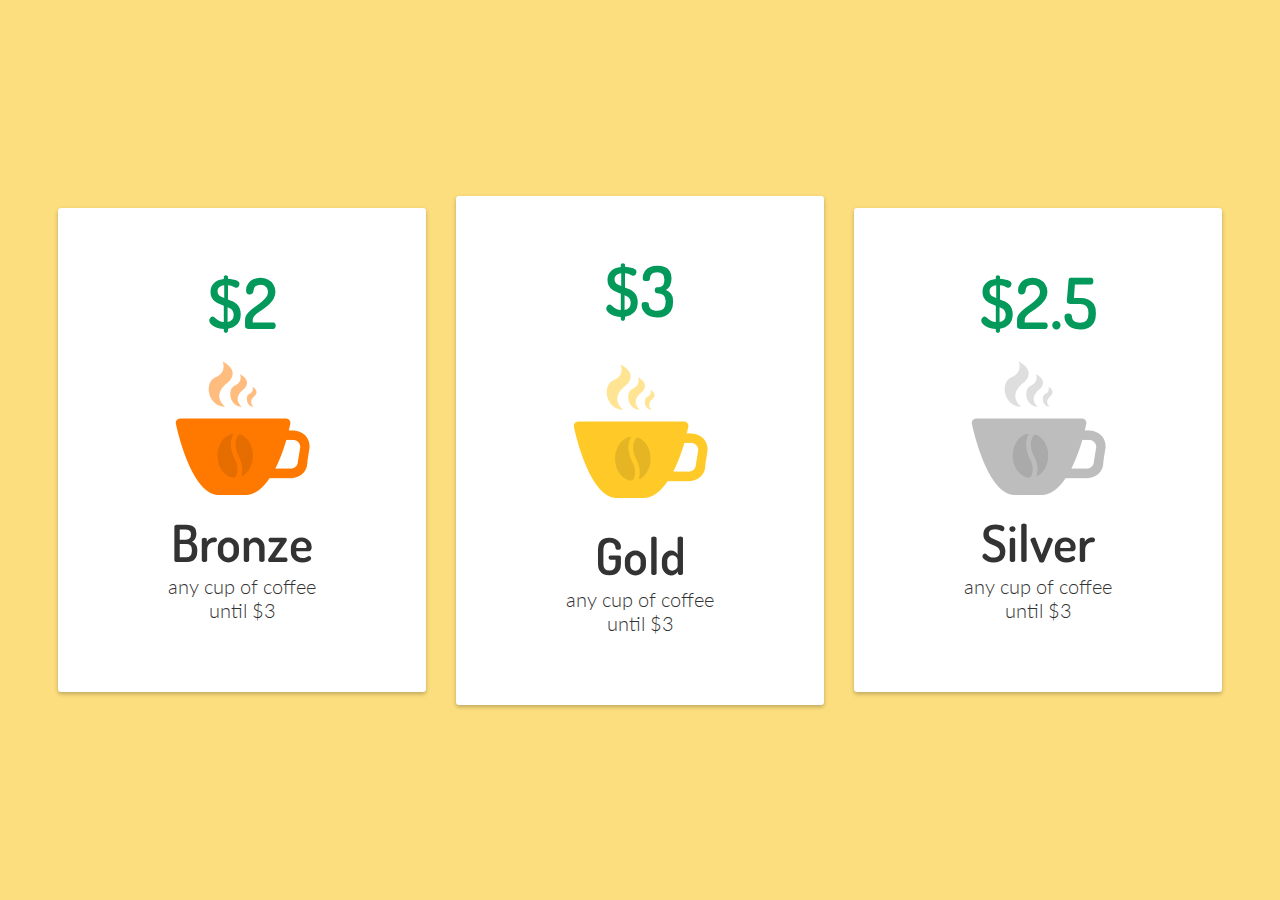
<file: hw1(coffee)/index.html>
<!DOCTYPE html>
<html lang="en">
  <head>
    <meta charset="UTF-8" />
    <title>Coffee</title>
    <link rel="stylesheet" href="styles.css" ></link>
  </head>
  <body>
    <ul>
      <li class="card">
        <p class="card__price">$2</p>
        <img src="img/BronzeCup.jpg" alt="BronzeCup" class="card__img" />
        <h2 class="card__name">Bronze</h2>
        <p class="card__text">any cup of coffee until $3</p>
      </li>
      <li class="card card--extraSize">
        <p class="card__price">$3</p>
        <img src="img/GoldCup.jpg" alt="GoldCup" class="card__img" />
        <h2 class="card__name">Gold</h2>
        <p class="card__text">any cup of coffee until $3</p>
      </li>
      <li class="card">
        <p class="card__price">$2.5</p>
        <img src="img/SilverCup.jpg" alt="SilverCup" class="card__img" />
        <h2 class="card__name">Silver</h2>
        <p class="card__text">any cup of coffee until $3</p>
      </li>
    </ul>
  </body>
</html>
</file>
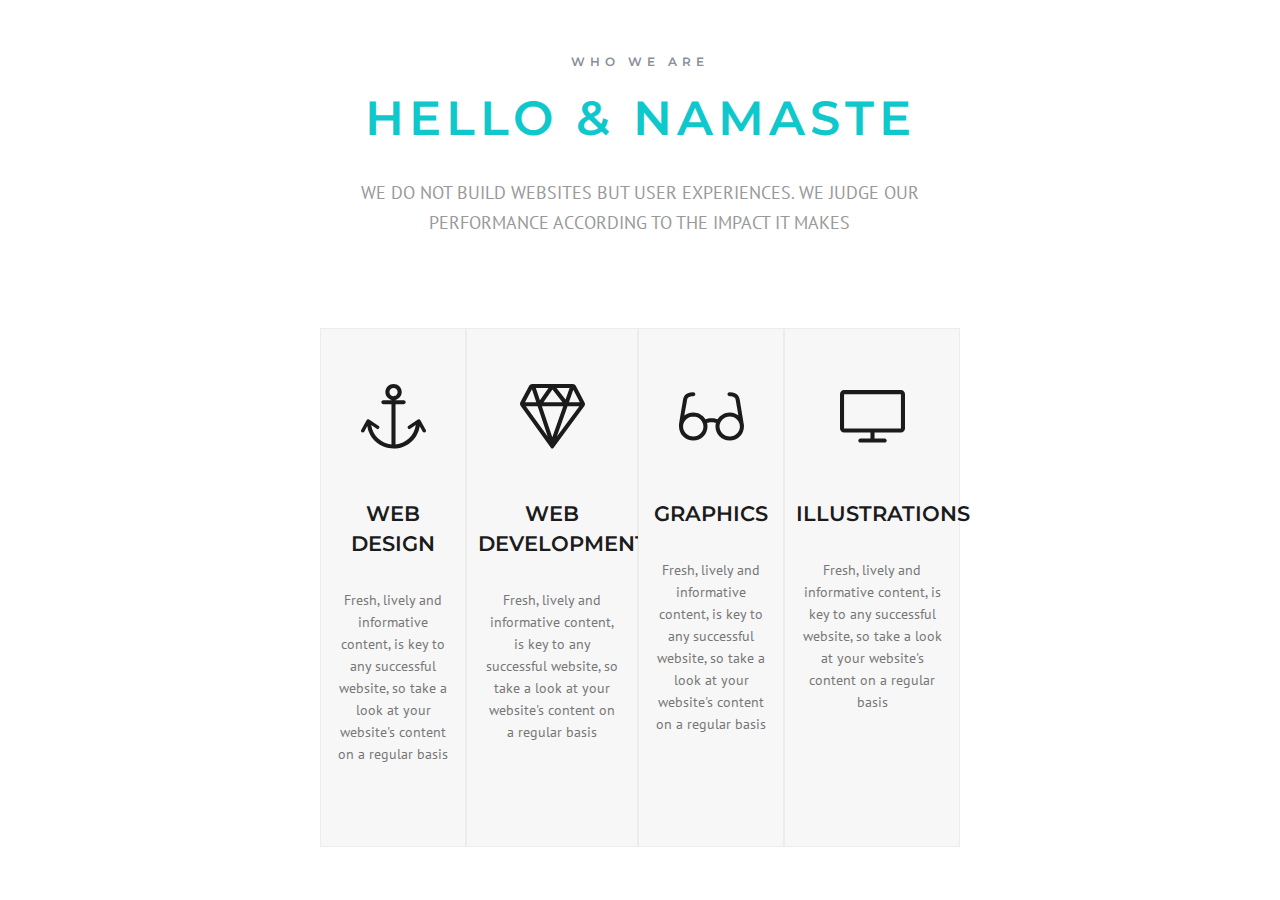
<file: hw2(namaste)/index.html>
<!DOCTYPE html>
<html lang="en">
    <head>
        <meta charset="UTF-8">
        <title>Namaste</title>
        <link rel="stylesheet" href="css/styles.css">
    </head>
    <body>
        <div class="content">
            <div class="header">
                <p class="header__question">who we are</p>
                <h1 class="header__name">Hello & Namaste</h1>
                <p class="header__text">We do not build websites but user experiences. We judge our performance according to the impact it makes</p>
            </div>
            <ul>
                <li class="card">
                    <svg width="64" height="64" viewBox="0 0 64 64" fill="none" class="card__img" xmlns="http://www.w3.org/2000/svg">
                        <path d="M31.999 63.6025C18.9975 63.6025 8.01606 54.1364 6.17699 41.4761L3.18949 46.9699C2.7837 47.6608 1.94812 48.0538 1.26846 47.6222L0.698745 47.4103C0.36995 47.1975 0.135509 46.8684 0.0432076 46.4902C-0.0490935 46.1121 0.00769388 45.7133 0.201995 45.3752L5.34141 36.0151C5.34841 36.0032 5.34741 35.9893 5.3544 35.9775L5.72222 35.3509C5.92612 35.0044 6.24895 34.7797 6.60777 34.6956C6.96459 34.6085 7.3574 34.6619 7.69523 34.8787L8.31092 35.2707C8.32291 35.2776 8.32891 35.2885 8.3409 35.2974L17.4363 41.3801C18.116 41.8117 18.3379 42.7214 17.9331 43.4143L17.5233 43.8607C17.1175 44.5526 16.194 44.5803 15.5143 44.1478L10.077 40.4853C11.3644 50.7581 19.7412 58.6393 30 59.554V19.8596H22.005C21.4749 19.8596 20.9664 19.651 20.5915 19.2797C20.2166 18.9084 20.006 18.4049 20.006 17.8798C20.006 17.3548 20.2166 16.8512 20.5915 16.48C20.9664 16.1087 21.4749 15.9001 22.005 15.9001H30.079C30.095 15.8457 30.1129 15.7912 30.1339 15.7388C28.3776 15.3169 26.8153 14.3227 25.698 12.9158C24.5807 11.509 23.9732 9.77111 23.973 7.98124C23.9729 6.93309 24.1813 5.89519 24.5862 4.9268C24.9912 3.95841 25.5848 3.07851 26.3332 2.33736C27.0815 1.59621 27.97 1.00832 28.9478 0.607271C29.9256 0.206222 30.9736 -0.000129958 32.032 6.14038e-08C33.0903 5.33412e-08 34.1382 0.206448 35.1159 0.607555C36.0936 1.00866 36.9819 1.59657 37.7302 2.33771C38.4784 3.07885 39.072 3.95871 39.4768 4.92703C39.8817 5.89535 40.0901 6.93318 40.0899 7.98124C40.0899 11.7625 37.4353 14.9301 33.8701 15.7536C33.8881 15.8011 33.905 15.8496 33.919 15.9001H41.995C42.5251 15.9001 43.0336 16.1087 43.4085 16.48C43.7834 16.8512 43.994 17.3548 43.994 17.8798C43.994 18.4049 43.7834 18.9084 43.4085 19.2797C43.0336 19.651 42.5251 19.8596 41.995 19.8596H33.998V59.553C44.2588 58.6393 52.6426 50.7531 53.928 40.4813L48.4847 44.1468C47.8051 44.5793 46.8815 44.5516 46.4757 43.8597L46.0669 43.4133C45.8729 43.0753 45.8163 42.6767 45.9086 42.2988C46.0009 41.9209 46.2351 41.592 46.5637 41.3791L55.6591 35.2964C55.6711 35.2865 55.6771 35.2766 55.6891 35.2697L56.3048 34.8777C56.6426 34.6609 57.0354 34.6075 57.3912 34.6946C57.7511 34.7787 58.0739 35.0034 58.2778 35.3499L58.6456 35.9765C58.6526 35.9883 58.6506 36.0022 58.6586 36.0141L63.798 45.3742C63.9923 45.7123 64.0491 46.1111 63.9568 46.4893C63.8645 46.8674 63.6301 47.1965 63.3013 47.4094L62.7315 47.6212C62.0519 48.0528 61.2163 47.6608 60.8105 46.9679L57.827 41.4811C55.9839 54.1384 44.9935 63.6025 31.999 63.6025ZM32.032 3.95944C30.9553 3.96049 29.923 4.38455 29.1616 5.13856C28.4003 5.89256 27.9721 6.91492 27.971 7.98124C27.9724 9.0474 28.4007 10.0695 29.162 10.8233C29.9233 11.5771 30.9555 12.001 32.032 12.0021C33.1083 12.0007 34.1402 11.5767 34.9013 10.8229C35.6625 10.0692 36.0906 9.04723 36.0919 7.98124C36.0909 6.91509 35.6628 5.89289 34.9017 5.13891C34.1406 4.38493 33.1085 3.96075 32.032 3.95944C34.2709 3.95944 32.032 3.95944 32.032 3.95944Z" fill="#1B1B1B"/>
                    </svg>
                    <h3 class="card__header">web design</h3>
                    <p class="card__text">Fresh, lively and informative content, is key to any successful website, so take a look at your website's content on a regular basis</p>
                </li>
                <li class="card">
                    <svg width="64" height="64" viewBox="0 0 64 64" fill="none" class="card__img" xmlns="http://www.w3.org/2000/svg">
                        <path d="M15.601 3.97969L19.6135 15.9823L28.0316 3.97969H15.601ZM48.8373 3.97969H35.9605L44.8438 15.3309L48.8373 3.97969ZM58.909 17.8768L52.4806 5.67661L48.188 17.8768H58.909ZM4.94805 17.8768H16.0291L11.7716 5.14142L4.94805 17.8768ZM58.3678 21.8486H46.7905L36.2966 51.6714L58.3678 21.8486ZM21.5742 21.8486L31.795 52.4161L42.5499 21.8486H21.5742ZM5.80136 21.8486L27.3063 51.6039L17.3576 21.8486H5.80136ZM52.0074 0.00794349C53.1078 0.00794349 54.4253 0.799313 54.9355 1.76643L63.6817 18.3633C64.1919 19.3315 64.0759 20.8417 63.4257 21.7225L32.9204 62.9452C32.5953 63.383 32.1711 63.6025 31.748 63.6025C31.3198 63.6025 30.8916 63.3771 30.5695 62.9313L0.556427 21.4057C-0.0838092 20.517 -0.187848 19.0028 0.329343 18.0397L9.05257 1.76246C9.56876 0.797327 10.8912 0.00794349 11.9917 0.00794349H31.6839C31.7269 0.00397174 31.77 0.000992936 31.813 0C31.863 0 31.915 0.00297881 31.966 0.00794349H52.0074ZM31.955 5.33504L23.1588 17.8758H41.7677L31.955 5.33504Z" fill="#1B1B1B"/>
                    </svg>                        
                    <h3 class="card__header">Web Development</h3>
                    <p class="card__text">Fresh, lively and informative content, is key to any successful website, so take a look at your website's content on a regular basis</p>
                </li>
                <li class="card">
                    <svg width="64" height="48" viewBox="0 0 64 48" fill="none" class="card__img" xmlns="http://www.w3.org/2000/svg">
                        <path d="M0.00518822 32.4101C0.0650178 31.5495 3.10935 12.6999 3.6179 9.66182C3.66676 9.37162 3.70565 9.06056 3.74753 8.73459C4.14141 5.68161 4.87332 0 14.0611 0C14.5901 0 15.0973 0.209409 15.4713 0.58216C15.8454 0.954911 16.0555 1.46047 16.0555 1.98762C16.0555 2.51477 15.8454 3.02033 15.4713 3.39308C15.0973 3.76583 14.5901 3.97524 14.0611 3.97524C8.38133 3.97524 8.08218 6.29877 7.70426 9.24144C7.6544 9.61809 7.60853 9.97884 7.55169 10.3148C7.31437 11.7429 6.22048 17.4553 5.29612 23.0435C7.80666 21.0466 10.9229 19.9579 14.1349 19.9557C19.2424 19.9557 23.7077 22.6986 26.1298 26.7861C27.3483 26.2952 29.3217 25.7347 31.9781 25.7347C34.6764 25.7347 36.7086 26.2912 37.9092 26.7414C40.3991 22.6777 44.9412 19.9557 50.0307 19.9557C53.1937 19.9557 56.1104 21.0071 58.4477 22.7791C57.5363 17.2655 56.4823 11.712 56.249 10.3148C56.1918 9.95794 56.1413 9.6001 56.0974 9.24144C55.7195 6.29877 55.4193 3.97524 49.7405 3.97524C49.2116 3.97524 48.7043 3.76583 48.3303 3.39308C47.9563 3.02033 47.7462 2.51477 47.7462 1.98762C47.7462 1.46047 47.9563 0.954911 48.3303 0.58216C48.7043 0.209409 49.2116 0 49.7405 0C58.9293 0 59.6622 5.68161 60.0531 8.73559C60.096 9.06056 60.1349 9.37162 60.1828 9.66281C60.6913 12.6999 63.9341 31.6737 63.9949 32.5343C64.0109 32.7579 63.9889 32.9766 63.9351 33.1823C63.945 33.396 63.95 33.6116 63.95 33.8283C63.95 41.4906 57.7178 47.7019 50.0297 47.7019C42.3436 47.7019 35.9029 41.4896 35.9029 33.8283C35.9024 32.674 36.0501 31.5244 36.3427 30.4076C35.4781 30.1045 33.9694 29.7099 31.9781 29.7099C29.9389 29.7099 28.4651 30.1422 27.6435 30.4682C27.9172 31.5674 28.0552 32.6958 28.0543 33.8283C28.0543 41.4906 21.822 47.7019 14.1339 47.7019C6.44784 47.7019 0.00718254 41.4906 0.00718254 33.8283C0.00718254 33.5282 0.0171541 33.23 0.0370973 32.9339C0.00318527 32.7611 -0.00754502 32.5847 0.00518822 32.4091V32.4101ZM59.8188 32.8176C59.7898 32.4206 59.7549 32.024 59.7141 31.628C58.707 27.2254 54.7482 23.9309 50.0307 23.9309C50.0307 23.9309 55.527 23.9309 50.0307 23.9309C44.5343 23.9309 39.8916 28.4627 39.8916 33.8293C39.8916 39.1939 44.5343 43.7256 50.0307 43.7256C55.5071 43.7256 59.9614 39.2863 59.9614 33.8283C59.9614 33.6693 59.9574 33.5113 59.9504 33.3542C59.877 33.1839 59.8325 33.0025 59.8188 32.8176ZM14.1349 23.9309C8.63859 23.9309 3.99582 28.4627 3.99582 33.8293C3.99582 39.1939 8.63859 43.7256 14.1349 43.7256C19.6113 43.7256 24.0656 39.2863 24.0656 33.8283C24.0656 28.3703 19.6113 23.9309 14.1339 23.9309C14.1339 23.9309 19.6313 23.9309 14.1339 23.9309H14.1349Z" fill="#1B1B1B"/>
                    </svg>
                    <h3 class="card__header">Graphics</h3>
                    <p class="card__text">Fresh, lively and informative content, is key to any successful website, so take a look at your website's content on a regular basis</p>
                </li>
                <li class="card">
                    <svg width="64" height="52" viewBox="0 0 64 52" fill="none" class="card__img" xmlns="http://www.w3.org/2000/svg">
                        <path d="M60 3.97332H4V37.7575H60V3.97332ZM60 0C62.2 0 64 1.78799 64 3.97332V37.7575C64 39.9428 62.2 41.7308 60 41.7308H34V47.7037H44C44.5304 47.7037 45.0391 47.913 45.4142 48.2856C45.7893 48.6581 46 49.1635 46 49.6904C46 50.2173 45.7893 50.7226 45.4142 51.0951C45.0391 51.4677 44.5304 51.677 44 51.677H20C19.4696 51.677 18.9609 51.4677 18.5858 51.0951C18.2107 50.7226 18 50.2173 18 49.6904C18 49.1635 18.2107 48.6581 18.5858 48.2856C18.9609 47.913 19.4696 47.7037 20 47.7037H30V41.7308H4C1.8 41.7308 0 39.9428 0 37.7575V3.97332C0 1.78799 1.8 0 4 0H60Z" fill="#1B1B1B"/>
                    </svg>
                    <h3 class="card__header">Illustrations</h3>
                    <p class="card__text">Fresh, lively and informative content, is key to any successful website, so take a look at your website's content on a regular basis</p>
                </li>
            </ul>
        </div>
    </body>
</html>
</file>
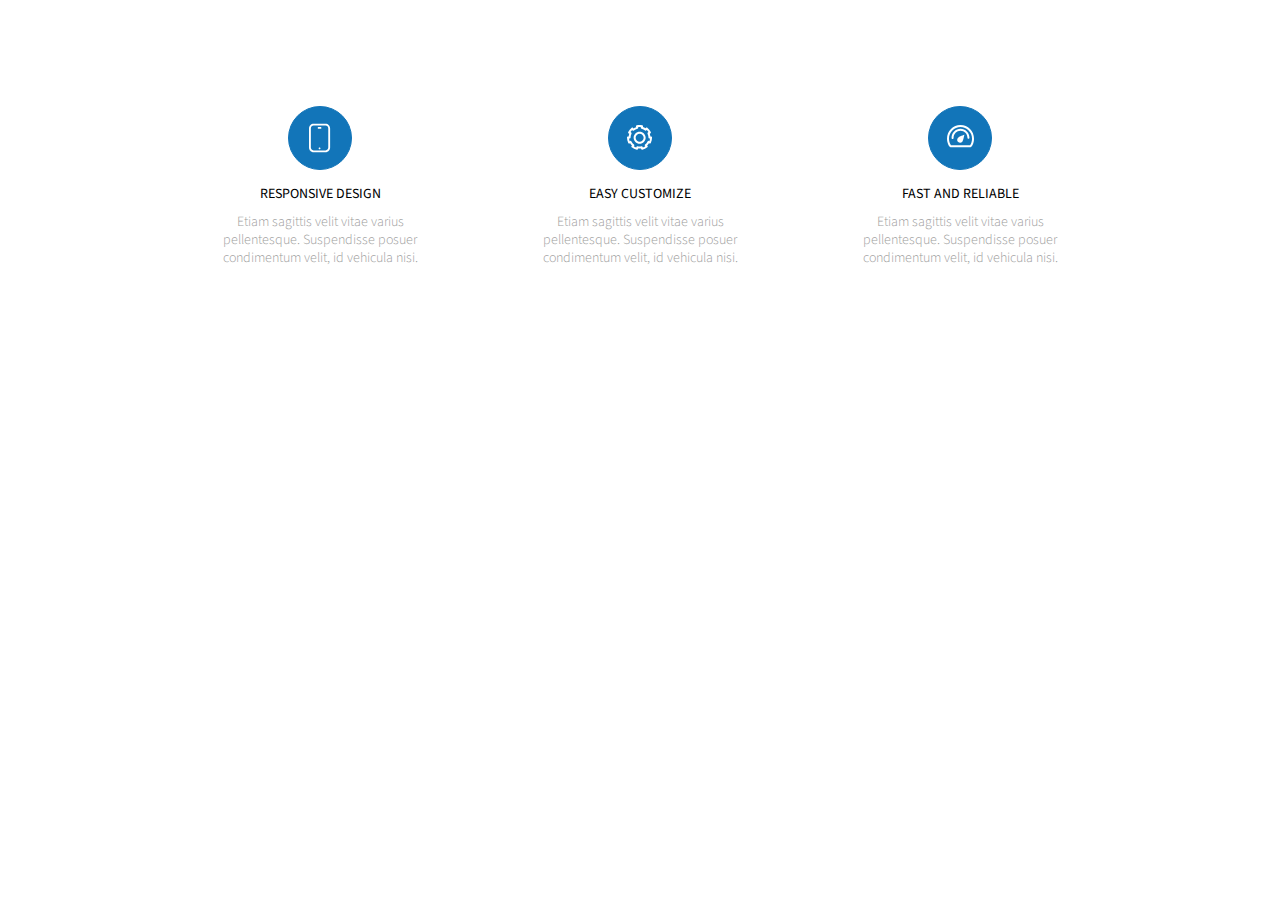
<file: hw3(services)/index.html>
<!DOCTYPE html>
<html lang="en">
    <head>
        <meta charset="UTF-8">
        <title>Namaste</title>
        <link rel="stylesheet" href="css/styles.css">
    </head>
    <body>
        <ul>
            <li class="item item--tablet">
                <div class="item__img">
                    <svg  width="23" height="30" viewBox="0 0 23 30" fill="none" xmlns="http://www.w3.org/2000/svg">
                        <path d="M17.31 29.99H4.78C2.14 29.99 0 27.76 0 25.03V4.95C0 2.22 2.14 0 4.78 0H17.31C19.94 0 22.08 2.22 22.08 4.95V25.03C22.08 27.76 19.94 29.99 17.31 29.99ZM4.78 2.01C3.21 2.01 1.94 3.33 1.94 4.95V25.03C1.94 26.65 3.21 27.98 4.78 27.98H17.31C18.87 27.98 20.14 26.65 20.14 25.03V4.95C20.14 3.33 18.87 2.01 17.31 2.01H4.78ZM11.04 26.83C10.51 26.83 10.07 26.38 10.07 25.82C10.07 25.27 10.51 24.82 11.04 24.82C11.57 24.82 12.01 25.27 12.01 25.82C12.01 26.38 11.57 26.83 11.04 26.83ZM12.01 5.44H10.07C9.54 5.44 9.11 4.99 9.11 4.44C9.11 3.88 9.54 3.43 10.07 3.43H12.01C12.54 3.43 12.98 3.88 12.98 4.44C12.98 4.99 12.54 5.44 12.01 5.44Z" fill="#1275B9"/>
                    </svg>
                </div>
                <p class="item__name">Responsive Design</p>
                <p class="item__text">Etiam sagittis velit vitae varius pellentesque. Suspendisse posuer condimentum velit, id vehicula nisi.</p>
            </li>
            <li class="item">
                <div class="item__img">
                    <svg width="26" height="25" viewBox="0 0 26 25" fill="none" xmlns="http://www.w3.org/2000/svg">
                        <path d="M12.65 18.8125C9.34 18.8125 6.64 16.1025 6.64 12.7825C6.64 9.46255 9.34 6.76255 12.65 6.76255C15.97 6.76255 18.66 9.46255 18.66 12.7825C18.66 16.1025 15.97 18.8125 12.65 18.8125ZM12.65 8.77255C10.44 8.77255 8.64 10.5725 8.64 12.7825C8.64 15.0025 10.44 16.8025 12.65 16.8025C14.86 16.8025 16.66 15.0025 16.66 12.7825C16.66 10.5725 14.86 8.77255 12.65 8.77255ZM9.98 24.8025C9.91 24.8025 9.83 24.7925 9.76 24.7725C7.94 24.3625 6.2 23.5325 4.73 22.3625C4.53 22.1925 4.39 21.9525 4.36 21.6825C4.33 21.4225 4.41 21.1625 4.57 20.9525L4.97 20.4525C4.27 19.7925 3.66 19.0225 3.16 18.1925L2.59 18.4725C2.1 18.7125 1.5 18.5025 1.25 18.0025C0.43 16.3025 0.01 14.4725 0 12.5625C0 12.3025 0.11 12.0425 0.3 11.8525C0.48 11.6625 0.74 11.5625 1 11.5625H1.63C1.71 10.5925 1.93 9.64255 2.27 8.73255L1.7 8.46255C1.46 8.34255 1.28 8.14255 1.19 7.88255C1.1 7.63255 1.12 7.36255 1.23 7.12255C2.04 5.43255 3.24 3.92255 4.69 2.75255C5.13 2.41255 5.76 2.47255 6.1 2.91255L6.5 3.40255C7.3 2.86255 8.18 2.44255 9.1 2.13255L8.96 1.52255C8.9 1.26255 8.94 0.982546 9.08 0.762546C9.23 0.532546 9.45 0.372546 9.71 0.312546C11.52 -0.0974543 13.46 -0.107454 15.28 0.302546C15.82 0.422546 16.16 0.952546 16.03 1.49255L15.9 2.11255C16.82 2.41255 17.7 2.83255 18.51 3.36255L18.9 2.87255C19.06 2.66255 19.31 2.52255 19.57 2.49255C19.83 2.46255 20.1 2.54255 20.31 2.70255C21.77 3.87255 22.98 5.37255 23.8 7.05255C23.91 7.29255 23.93 7.56255 23.84 7.82255C23.76 8.07255 23.57 8.27255 23.34 8.39255L22.77 8.67255C23.11 9.59255 23.34 10.5325 23.43 11.5025L24.04 11.4925C24.29 11.4825 24.57 11.6025 24.76 11.7825C24.95 11.9725 25.06 12.2325 25.06 12.5025C25.06 14.4425 24.64 16.2825 23.82 17.9825C23.7 18.2225 23.5 18.4125 23.25 18.4925C22.99 18.5825 22.72 18.5725 22.48 18.4525L21.91 18.1725C21.41 19.0025 20.8 19.7725 20.11 20.4425L20.5 20.9325C20.85 21.3625 20.78 22.0025 20.35 22.3425C18.88 23.5125 17.15 24.3525 15.33 24.7725C14.78 24.9025 14.25 24.5525 14.13 24.0125L13.99 23.4025C13.01 23.5425 12.07 23.5425 11.1 23.4025L10.96 24.0225C10.9 24.2825 10.74 24.5025 10.52 24.6425C10.35 24.7525 10.17 24.8025 9.98 24.8025ZM6.8 21.3725C7.55 21.8725 8.38 22.2625 9.23 22.5525L9.35 22.0325C9.41 21.7725 9.57 21.5425 9.79 21.4025C10.02 21.2625 10.29 21.2125 10.55 21.2725C11.89 21.5725 13.18 21.5725 14.53 21.2625C14.78 21.2025 15.06 21.2525 15.28 21.3925C15.51 21.5325 15.67 21.7625 15.73 22.0225L15.85 22.5425C16.7 22.2625 17.52 21.8625 18.28 21.3625L17.95 20.9425C17.6 20.5125 17.67 19.8825 18.11 19.5325C19.14 18.7025 20 17.6325 20.58 16.4225C20.82 15.9225 21.42 15.7125 21.92 15.9525L22.41 16.1925C22.72 15.3225 22.93 14.4325 23.01 13.5125L22.49 13.5225C22.22 13.4925 21.96 13.4225 21.77 13.2325C21.58 13.0425 21.47 12.7925 21.47 12.5225C21.47 11.1725 21.16 9.86255 20.56 8.63255C20.32 8.13255 20.53 7.53255 21.03 7.28255L21.51 7.05255C21.04 6.28255 20.47 5.57255 19.82 4.94255L19.48 5.36255C19.14 5.79255 18.51 5.87255 18.08 5.52255C17.02 4.68255 15.81 4.10255 14.49 3.80255C13.95 3.68255 13.61 3.15255 13.73 2.61255L13.85 2.08255C12.96 1.97255 12.04 1.98255 11.15 2.09255L11.27 2.62255C11.33 2.87255 11.28 3.15255 11.14 3.37255C11 3.60255 10.77 3.76255 10.52 3.82255C9.21 4.12255 7.98 4.72255 6.94 5.55255C6.51 5.90255 5.88 5.83255 5.53 5.40255L5.2 4.98255C4.55 5.61255 3.98 6.33255 3.52 7.10255L4 7.34255C4.5 7.58255 4.71 8.18255 4.47 8.68255C3.88 9.90255 3.59 11.2025 3.59 12.5425C3.59 13.0925 3.14 13.5625 2.59 13.5625H2.06C2.14 14.4725 2.35 15.3525 2.66 16.2025L3.15 15.9725C3.39 15.8525 3.66 15.8425 3.91 15.9225C4.16 16.0125 4.37 16.1925 4.49 16.4325C5.07 17.6425 5.93 18.7225 6.97 19.5525C7.18 19.7125 7.31 19.9525 7.34 20.2225C7.37 20.4825 7.29 20.7525 7.13 20.9625L6.8 21.3725Z" fill="#1275B9"/>
                    </svg>
                </div>
                <p class="item__name">Easy Customize</p>
                <p class="item__text">Etiam sagittis velit vitae varius pellentesque. Suspendisse posuer condimentum velit, id vehicula nisi.</p>
            </li>
            <li class="item">
                <div class="item__img">
                    <svg width="28" height="23" viewBox="0 0 28 23" fill="none" xmlns="http://www.w3.org/2000/svg">
                        <path d="M17.36 9.75C17.36 9.75 16.38 15.46 15.34 16.69C14.29 17.93 12.44 18.08 11.21 17.03C9.98 15.97 9.84 14.11 10.88 12.88C11.93 11.64 17.36 9.75 17.36 9.75ZM23.56 22.26H3.46C3.15 22.26 2.86 22.12 2.67 21.87C0.97 19.65 0 16.66 0 13.69C0 6.14 6.06 0 13.51 0C20.97 0 27.03 6.13 27.03 13.66C27.03 16.66 26.05 19.65 24.35 21.87C24.16 22.12 23.87 22.26 23.56 22.26ZM3.97 20.25H23.05C24.31 18.42 25.03 16.05 25.03 13.66C25.03 7.24 19.86 2.01 13.51 2.01C7.16 2.01 2 7.25 2 13.69C2 16.06 2.71 18.42 3.97 20.25ZM5.58 13.9C5.02 13.9 4.57 13.45 4.57 12.89C4.57 7.88 8.58 3.81 13.51 3.81C18.44 3.81 22.45 7.87 22.45 12.86C22.45 13.42 22 13.87 21.45 13.87C20.9 13.87 20.45 13.42 20.45 12.86C20.45 8.98 17.34 5.82 13.51 5.82C9.69 5.82 6.58 9 6.58 12.89C6.58 13.45 6.13 13.9 5.58 13.9Z" fill="#1275B9"/>
                    </svg>
                </div>
                <p class="item__name">Fast and reliable</p>
                <p class="item__text">Etiam sagittis velit vitae varius pellentesque. Suspendisse posuer condimentum velit, id vehicula nisi.</p>
            </li>
        </ul>
    </body>
</html>
</file>
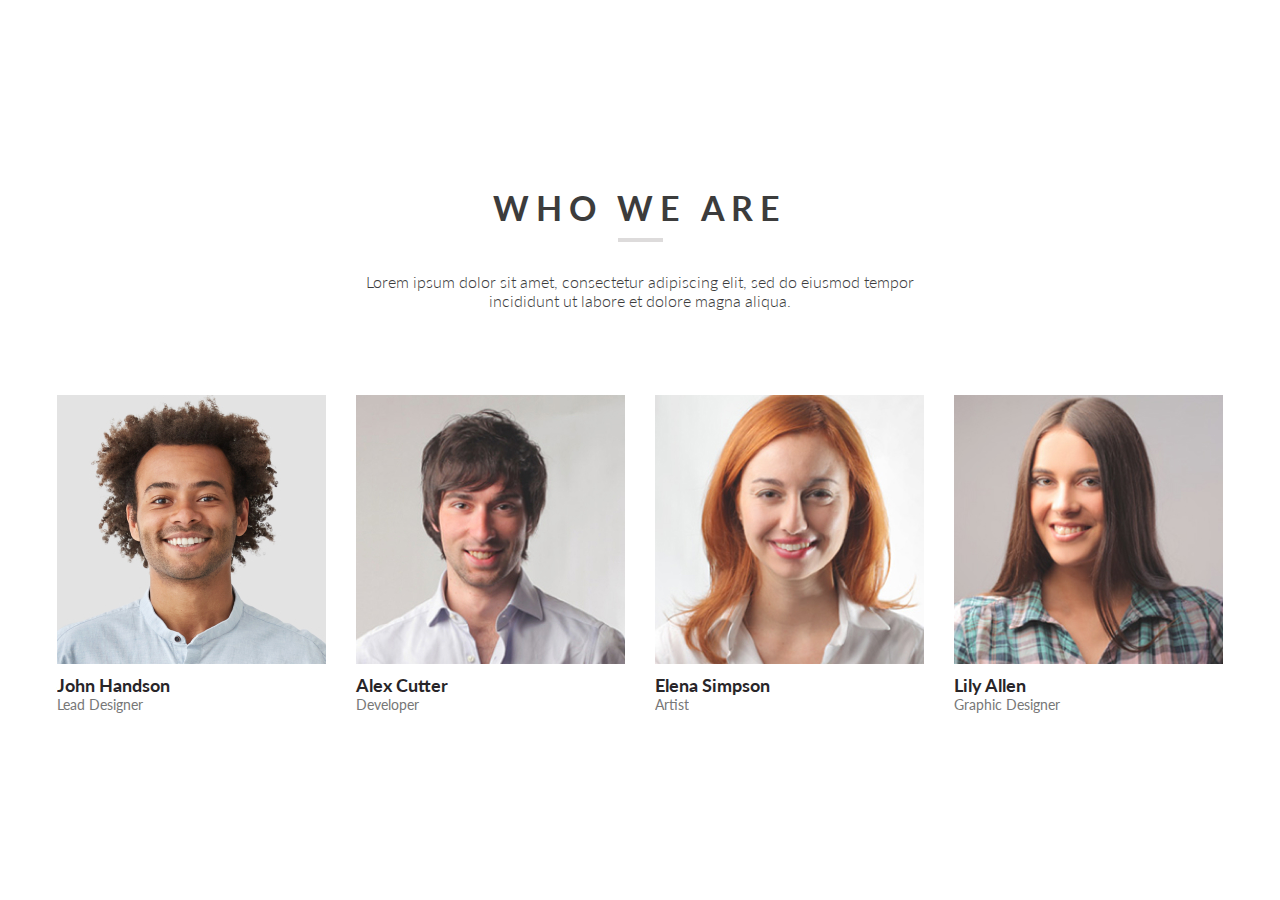
<file: hw4(whoweare)/index.html>
<!DOCTYPE html>
<html lang="en">
    <head>
        <meta charset="UTF-8">
        <title>Who we are</title>
        <link rel="stylesheet" href="css/styles.css">
    </head>
    <body>
        <div class="content">
            <div class="header">
                <h1 class="header__name">who we are</h1>
                <hr>
                <p class="header__text">Lorem ipsum dolor sit amet, consectetur adipiscing elit, sed do eiusmod tempor incididunt ut labore et dolore magna aliqua.</p>
            </div>
            <ul>
                <li class="card">
                    <div class="card__container">
                        <img src="img/photo-3.jpg" alt="Employee" class="card__container__img">
                        <div class="card__container__overlay">
                            <ul class="list">
                                <li class="list__social"><a href="https://twitter.com" target="_blank" class="list__social__link"><img src="img/twitter.png" alt="twitter" class="list__social__img"></a></li>
                                <li class="list__social"><a href="https://facebook.com" target="_blank" class="list__social__link"><img src="img/facebook.png" alt="facebook" class="list__social__img"></a></li>
                                <li class="list__social"><a href="https://google.com" target="_blank" class="list__social__link"><img src="img/google.png" alt="google" class="list__social__img"></a></li>
                            </ul>
                        </div>
                    </div>
                    <h3 class="card__header">John Handson</h3>
                    <p class="card__text">Lead Designer</p>
                </li>
                <li class="card">
                    <div class="card__container">
                        <img src="img/photo-2.jpg" alt="Employee" class="card__container__img">
                        <div class="card__container__overlay">
                            <ul class="list">
                                <li class="list__social"><a href="https://twitter.com" target="_blank" class="list__social__link"><img src="img/twitter.png" alt="twitter" class="list__social__img"></a></li>
                                <li class="list__social"><a href="https://facebook.com" target="_blank" class="list__social__link"><img src="img/facebook.png" alt="facebook" class="list__social__img"></a></li>
                                <li class="list__social"><a href="https://google.com" target="_blank" class="list__social__link"><img src="img/google.png" alt="google" class="list__social__img"></a></li>
                            </ul>
                        </div>
                    </div>                   
                    <h3 class="card__header">Alex Cutter</h3>
                    <p class="card__text">Developer</p>
                </li>
                <li class="card">
                    <div class="card__container">
                        <img src="img/photo-1.jpg" alt="Employee" class="card__container__img">
                        <div class="card__container__overlay">
                            <ul class="list">
                                <li class="list__social"><a href="https://twitter.com" target="_blank" class="list__social__link"><img src="img/twitter.png" alt="twitter" class="list__social__img"></a></li>
                                <li class="list__social"><a href="https://facebook.com" target="_blank" class="list__social__link"><img src="img/facebook.png" alt="facebook" class="list__social__img"></a></li>
                                <li class="list__social"><a href="https://google.com" target="_blank" class="list__social__link"><img src="img/google.png" alt="google" class="list__social__img"></a></li>
                            </ul>
                        </div>
                    </div>
                    <h3 class="card__header">Elena Simpson</h3>
                    <p class="card__text">Artist</p>
                </li>
                <li class="card">
                    <div class="card__container">
                        <img src="img/photo.jpg" alt="Employee" class="card__container__img">
                        <div class="card__container__overlay">
                            <ul class="list">
                                <li class="list__social"><a href="https://twitter.com" target="_blank" class="list__social__link"><img src="img/twitter.png" alt="twitter" class="list__social__img"></a></li>
                                <li class="list__social"><a href="https://facebook.com" target="_blank" class="list__social__link"><img src="img/facebook.png" alt="facebook" class="list__social__img"></a></li>
                                <li class="list__social"><a href="https://google.com" target="_blank" class="list__social__link"><img src="img/google.png" alt="google" class="list__social__img"></a></li>
                            </ul>
                        </div>
                    </div>
                    <h3 class="card__header">Lily Allen</h3>
                    <p class="card__text">Graphic Designer</p>
                </li>
            </ul>
        </div>
    </body>
</html>
</file>
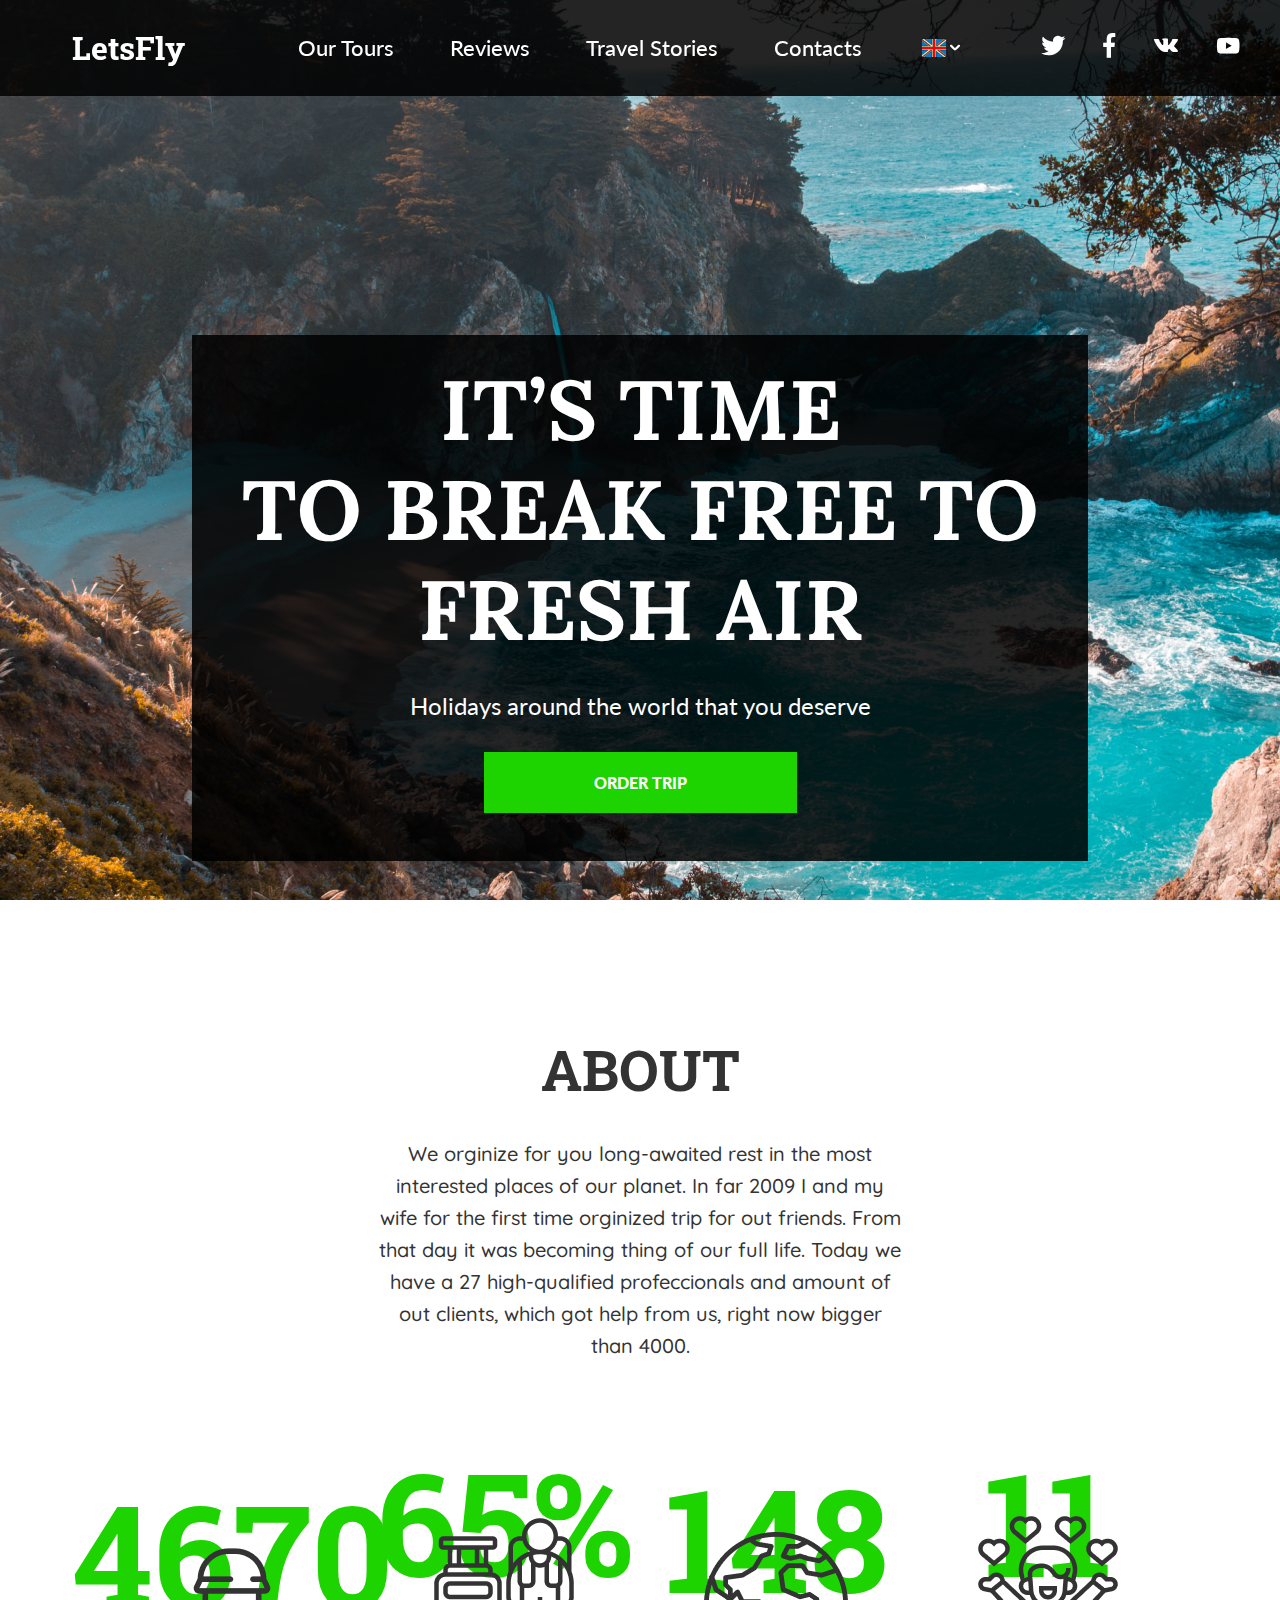
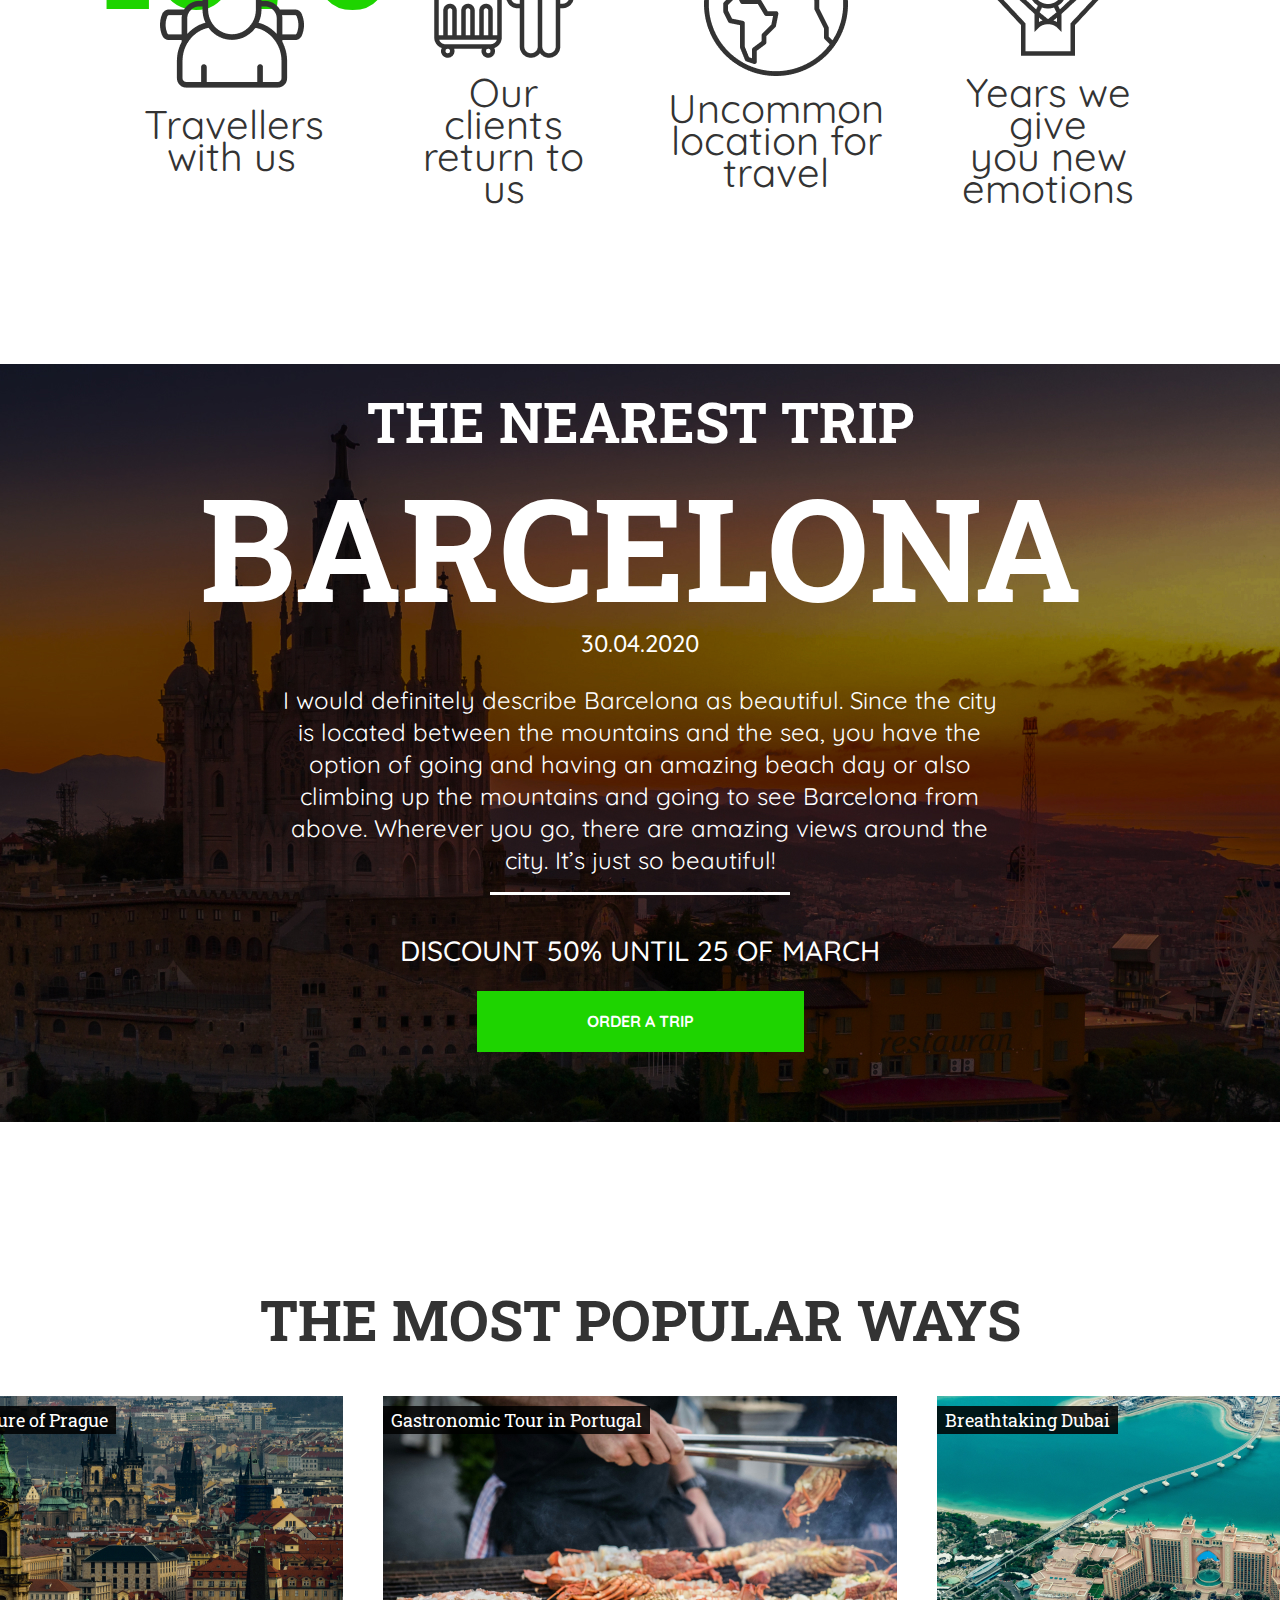
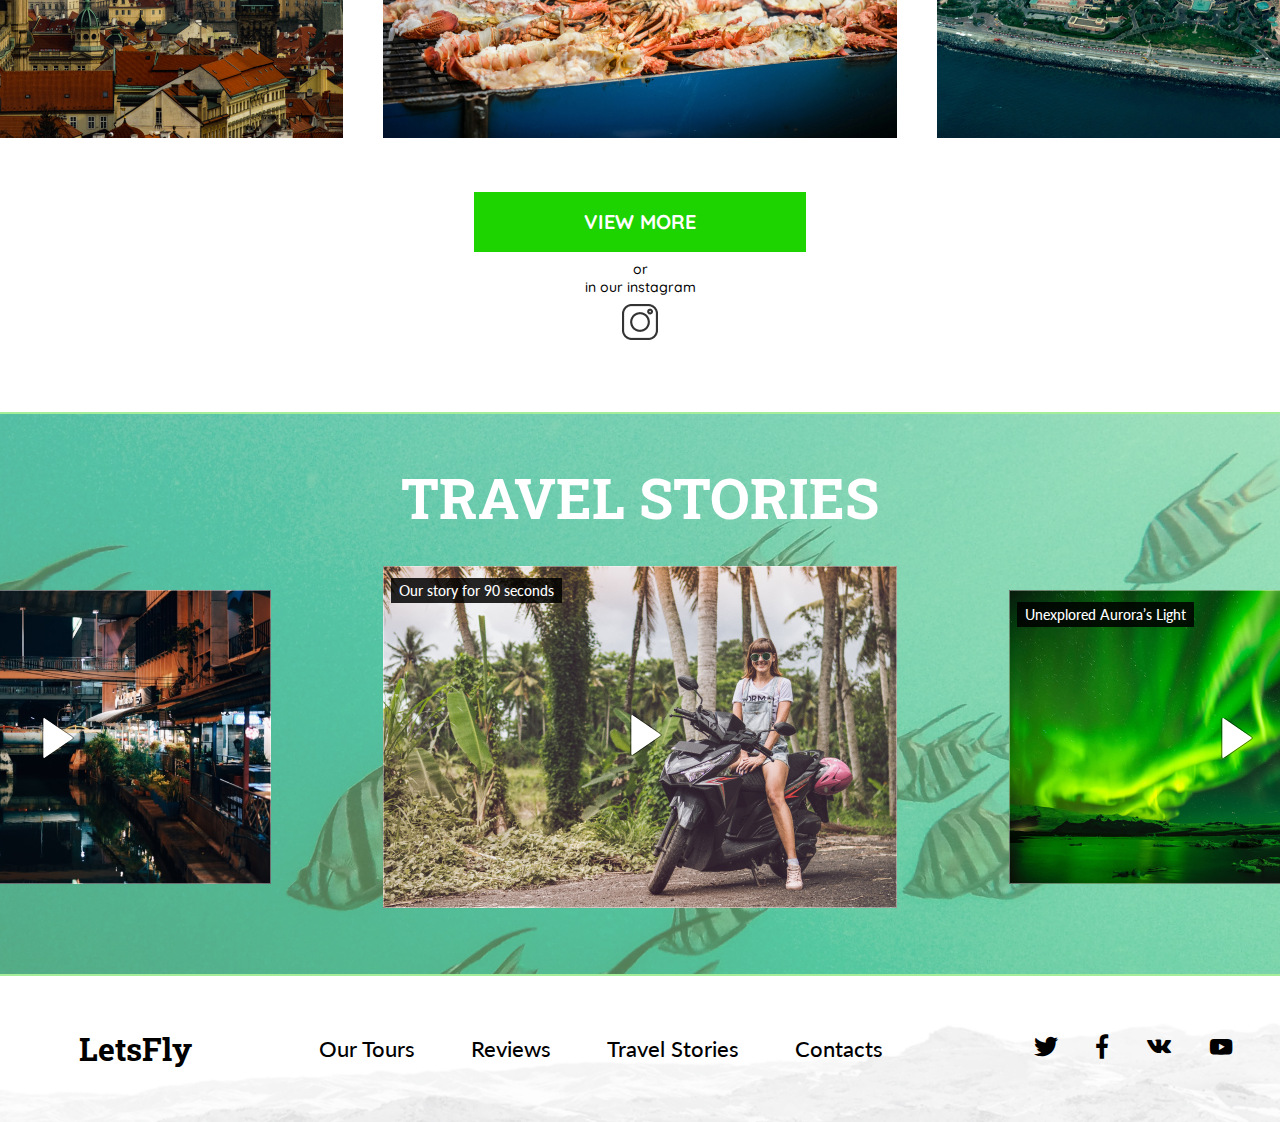
<file: hw6(letsfly)/index.html>
<!DOCTYPE html>
<html lang="en">
    <head>
        <meta charset="UTF-8">
        <title>LetsFly</title>
        <link rel="stylesheet" href="css/style.css">
    </head>
    <body>
        <div class="content">
            <header class="header">
                <div class="header__logo">LetsFly</div>
                <div class="header__main">
                    <nav class="menu">
                        <ul class="menu__list">
                            <li class="menu__list-item">Our Tours</li>
                            <li class="menu__list-item">Reviews</li>
                            <li class="menu__list-item">Travel Stories</li>
                            <li class="menu__list-item">Contacts</li>
                        </ul>
                    </nav>
                    <div class="languageSelector">
                        <div class="languageSelector__flag">
                            <img src="img/icon-gb.png" alt="flag">
                        </div>
                        <i class="icon-Vector">&#xe904;</i>
                    </div>    
                </div>
                <div class="header__socials">
                    <ul class="social">
                        <li class="social__list-item social__list-item--twitter">
                            <a href="https://twitter.com" target="_blank">
                                <i class="icon-vector">&#xe901;</i>
                            </a>
                        </li>
                        <li class="social__list-item social__list-item--facebook">
                            <a href="https://facebook.com" target="_blank">
                                <i class="icon-vector">&#xe902;</i>
                            </a>
                        </li>
                        <li class="social__list-item social__list-item--vk">
                            <a href="https://vk.com" target="_blank">
                                <i class="icon-vector">&#xe903;</i>                                    
                            </a>
                        </li>
                        <li class="social__list-item social__list-item--youtube">
                            <a href="https://youtube.com" target="_blank">
                                <i class="icon-vector">&#xe900;</i>
                            </a>
                        </li>
                    </ul>
                </div>
            </header>
            <section class="grettings">
                <div class="grettings__container">
                    <h1 class="grettings__container-title">It’s time<br />to break free to fresh air</h1>
                    <p class="grettings__container-subtitle">Holidays around the world that you deserve</p>
                    <p class="grettings__container-button">order trip</p>
                </div>
            </section>
            <section class="about">
                <div class="about__container">
                    <h1 class="about__container__title">about</h1>
                    <p class="about__container__text">We orginize for you long-awaited rest in the most interested places of our planet. In far 2009 I and my wife for the first time orginized trip for out friends. From that day it was becoming thing of our full life. Today we have a 27 high-qualified profeccionals and amount of out clients, which got help from us, right now bigger than 4000.</p>
                    <ul class="about__container__list">
                        <li class="about__container__list-item">
                            <div class="list-item__graphic">
                                <h1 class="list-item__graphic-digit">4670</h1>
                                <img src="img/worker.png" alt="worker" class="list-item__graphic-img">
                            </div>
                            <p class="list-item__text list-item__text--special">
                                Travellers with us
                            </p>
                        </li>
                        <li class="about__container__list-item">
                            <div class="list-item__graphic">
                                <h1 class="list-item__graphic-digit">65%</h1>
                                <img src="img/luggage.png" alt="luggage" class="list-item__graphic-img">
                            </div>
                            <p class="list-item__text list-item__text--special">
                                Our clients return to us
                            </p>
                        </li>
                        <li class="about__container__list-item">
                            <div class="list-item__graphic">
                                <h1 class="list-item__graphic-digit">148</h1>
                                <img src="img/planet.png" alt="planet" class="list-item__graphic-img">
                            </div>
                            <p class="list-item__text">
                                Uncommon location for travel
                            </p>
                        </li>
                        <li class="about__container__list-item">
                            <div class="list-item__graphic">
                                <h1 class="list-item__graphic-digit">11</h1>
                                <img src="img/cc.png" alt="cc" class="list-item__graphic-img">
                            </div>
                            <p class="list-item__text">
                                Years we give <br />you new emotions
                            </p>
                        </li>
                    </ul>
                </div>
            </section>
            <section class="city">
                <h2 class="city__title">the nearest trip</h2>
                <h1 class="city__name">BARCELONA</h1>
                <p class="city__date">30.04.2020</p>
                <p class="city__text">I would definitely describe Barcelona as beautiful. Since the city is located between the mountains and the sea, you have the option of going and having an amazing beach day or also climbing up the mountains and going to see Barcelona from above. Wherever you go, there are amazing views around the city. It’s just so beautiful!</p>
                <hr class="city__hr">
                <p class="city__promo">discount 50% until 25 of March</p>
                <p class="city__button">ORDER A TRIP</p>
            </section>
            <section class="promo">
                <h1 class="promo__title">the most popular ways</h1>
                <ul class="promo__list">
                    <li class="list-item">
                        <img src="img/prague.jpg" alt="Prague" class="list-item__img">
                        <p class="list-item__text">Beautiful Architecture of Prague</p>
                    </li>
                    <li class="list-item">
                        <img src="img/portugal.jpg" alt="Portugal" class="list-item__img">
                        <p class="list-item__text">Gastronomic Tour in Portugal</p>
                    </li>
                    <li class="list-item">
                        <img src="img/dubai.jpg" alt="Dubai" class="list-item__img">
                        <p class="list-item__text">Breathtaking Dubai</p>
                    </li>
                </ul>
                <p class="promo__button">VIEW MORE</p>
                <p class="promo__text">or<br />in our instagram</p>
                <img src="img/instagram.png" alt="instagram" class="promo__img">
            </section>
            <section class="stories">
                <h1 class="stories__title">travel stories</h1>
                <ul class="stories__list">
                    <li class="list-item">
                        <img src="img/thailand.jpg" alt="Thailand" class="list-item__img">
                        <p class="list-item__text">Incredible Thailand</p>
                        <svg class="list-item__play" width="32" height="40" viewBox="0 0 32 40" fill="none" xmlns="http://www.w3.org/2000/svg">
                            <path d="M30.3514 19.2157L2.73165 0.167605C2.43926 -0.0333522 2.06021 -0.0543051 1.74782 0.108556C1.43448 0.273322 1.23828 0.597139 1.23828 0.951433V39.0476C1.23828 39.4019 1.43448 39.7266 1.74782 39.8914C1.88687 39.9638 2.03925 40 2.19068 40C2.38021 40 2.56879 39.9428 2.73165 39.8314L30.3514 20.7833C30.6095 20.6052 30.7628 20.3128 30.7628 19.9995C30.7628 19.6862 30.6085 19.3938 30.3514 19.2157Z" fill="white"/>
                            <path d="M30.636 18.8046L30.6352 18.8041L3.01552 -0.244002L3.01486 -0.244455C2.56863 -0.551143 1.99161 -0.582415 1.51667 -0.334809L1.51667 -0.334812L1.51511 -0.333991C1.03786 -0.0830357 0.738281 0.410914 0.738281 0.951433V39.0476C0.738281 39.5875 1.03736 40.0827 1.51511 40.334L1.51695 40.3349C1.72815 40.4449 1.95985 40.5 2.19068 40.5C2.481 40.5 2.76799 40.4124 3.01399 40.2441L3.01552 40.243L30.6352 21.1949L30.6353 21.1949C31.0288 20.9234 31.2628 20.4771 31.2628 19.9995C31.2628 19.521 31.0271 19.0755 30.636 18.8046Z" stroke="black" stroke-opacity="0.5"/>
                        </svg>
                    </li>
                    <li class="list-item">
                        <img src="img/centerVideo.jpg" alt="centerVideo" class="list-item__img">
                        <p class="list-item__text">Our story for 90 seconds</p>
                        <svg class="list-item__play" width="32" height="40" viewBox="0 0 32 40" fill="none" xmlns="http://www.w3.org/2000/svg">
                            <path d="M30.3514 19.2157L2.73165 0.167605C2.43926 -0.0333522 2.06021 -0.0543051 1.74782 0.108556C1.43448 0.273322 1.23828 0.597139 1.23828 0.951433V39.0476C1.23828 39.4019 1.43448 39.7266 1.74782 39.8914C1.88687 39.9638 2.03925 40 2.19068 40C2.38021 40 2.56879 39.9428 2.73165 39.8314L30.3514 20.7833C30.6095 20.6052 30.7628 20.3128 30.7628 19.9995C30.7628 19.6862 30.6085 19.3938 30.3514 19.2157Z" fill="white"/>
                            <path d="M30.636 18.8046L30.6352 18.8041L3.01552 -0.244002L3.01486 -0.244455C2.56863 -0.551143 1.99161 -0.582415 1.51667 -0.334809L1.51667 -0.334812L1.51511 -0.333991C1.03786 -0.0830357 0.738281 0.410914 0.738281 0.951433V39.0476C0.738281 39.5875 1.03736 40.0827 1.51511 40.334L1.51695 40.3349C1.72815 40.4449 1.95985 40.5 2.19068 40.5C2.481 40.5 2.76799 40.4124 3.01399 40.2441L3.01552 40.243L30.6352 21.1949L30.6353 21.1949C31.0288 20.9234 31.2628 20.4771 31.2628 19.9995C31.2628 19.521 31.0271 19.0755 30.636 18.8046Z" stroke="black" stroke-opacity="0.5"/>
                        </svg>
                    </li>
                    <li class="list-item">
                        <img src="img/light.jpg" alt="light" class="list-item__img">
                        <p class="list-item__text">Unexplored Aurora’s Light</p>
                        <svg class="list-item__play" width="32" height="40" viewBox="0 0 32 40" fill="none" xmlns="http://www.w3.org/2000/svg">
                            <path d="M30.3514 19.2157L2.73165 0.167605C2.43926 -0.0333522 2.06021 -0.0543051 1.74782 0.108556C1.43448 0.273322 1.23828 0.597139 1.23828 0.951433V39.0476C1.23828 39.4019 1.43448 39.7266 1.74782 39.8914C1.88687 39.9638 2.03925 40 2.19068 40C2.38021 40 2.56879 39.9428 2.73165 39.8314L30.3514 20.7833C30.6095 20.6052 30.7628 20.3128 30.7628 19.9995C30.7628 19.6862 30.6085 19.3938 30.3514 19.2157Z" fill="white"/>
                            <path d="M30.636 18.8046L30.6352 18.8041L3.01552 -0.244002L3.01486 -0.244455C2.56863 -0.551143 1.99161 -0.582415 1.51667 -0.334809L1.51667 -0.334812L1.51511 -0.333991C1.03786 -0.0830357 0.738281 0.410914 0.738281 0.951433V39.0476C0.738281 39.5875 1.03736 40.0827 1.51511 40.334L1.51695 40.3349C1.72815 40.4449 1.95985 40.5 2.19068 40.5C2.481 40.5 2.76799 40.4124 3.01399 40.2441L3.01552 40.243L30.6352 21.1949L30.6353 21.1949C31.0288 20.9234 31.2628 20.4771 31.2628 19.9995C31.2628 19.521 31.0271 19.0755 30.636 18.8046Z" stroke="black" stroke-opacity="0.5"/>
                        </svg>
                    </li>
                </ul>
            </section>
            <footer class="footer">
                <div class="footer__logo">LetsFly</div>
                <div class="footer__main">
                    <nav class="menu">
                        <ul class="menu__list">
                            <li class="menu__list-item">Our Tours</li>
                            <li class="menu__list-item">Reviews</li>
                            <li class="menu__list-item">Travel Stories</li>
                            <li class="menu__list-item">Contacts</li>
                        </ul>
                    </nav>
                </div>
                <div class="footer__socials">
                    <ul class="social">
                        <li class="social__list-item social__list-item--twitter">
                            <a href="https://twitter.com" target="_blank">
                                <i class="icon-vector">&#xe901;</i>
                            </a>
                        </li>
                        <li class="social__list-item social__list-item--facebook">
                            <a href="https://facebook.com" target="_blank">
                                <i class="icon-vector">&#xe902;</i>
                            </a>
                        </li>
                        <li class="social__list-item social__list-item--vk">
                            <a href="https://vk.com" target="_blank">
                                <i class="icon-vector">&#xe903;</i>                                    
                            </a>
                        </li>
                        <li class="social__list-item social__list-item--youtube">
                            <a href="https://youtube.com" target="_blank">
                                <i class="icon-vector">&#xe900;</i>
                            </a>
                        </li>
                    </ul>
                </div>
            </footer>
        </div>
    </body>
</html>
</file>
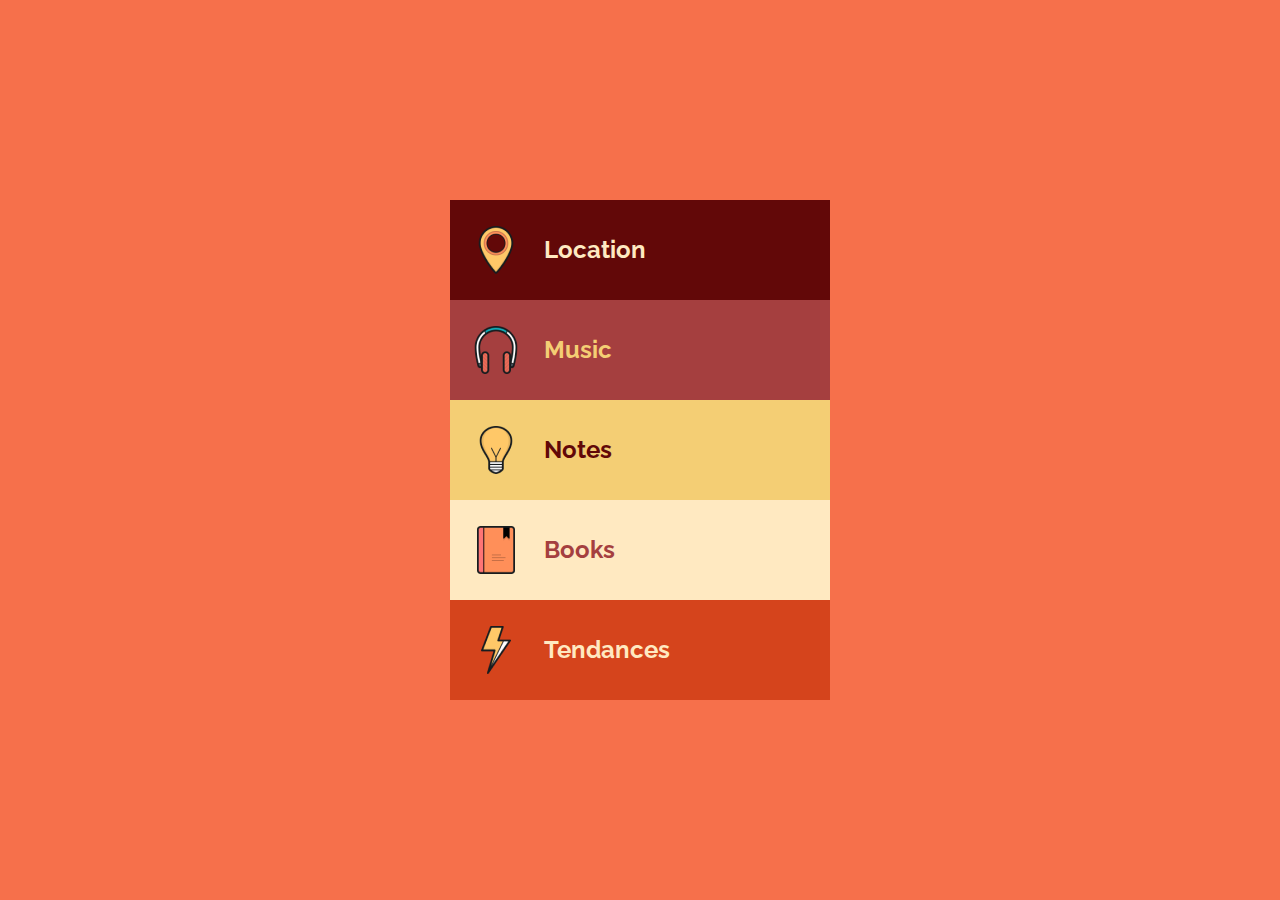
<file: hw7(accordion)/index.html>
<!DOCTYPE html>
<html lang="en">
    <head>
        <meta charset="UTF-8">
        <title>LetsFly</title>
        <link rel="stylesheet" href="css/style.css">
    </head>
    <body>
        <div class="content">
            <ul class="list">
                <li class="list-item  list-item--color1">
                    <div class="list-item__button">
                        <img src="img/Marker.png" alt="Marker" class="list-item__button__img">
                        <p class="list-item__button__name">Location</p>
                    </div>
                    <div class="list-item__text">It is a long established fact that a reader will be distracted by the readable content of a page when looking at its layout. The point of using Lorem Ipsum is that it has a more-or-less normal distribution of letters, as opposed to using...</div>
                </li>
                <li class="list-item list-item--color2">
                    <div class="list-item__button">
                        <img src="img/Headphones.png" alt="Headphones" class="list-item__button__img">
                        <p class="list-item__button__name">Music</p>
                    </div>
                    <div class="list-item__text">It is a long established fact that a reader will be distracted by the readable content of a page when looking at its layout. The point of using Lorem Ipsum is that it has a more-or-less normal distribution of letters, as opposed to using...</div>
                </li>
                <li class="list-item list-item--color3">
                    <div class="list-item__button">
                        <img src="img/Lightbulb.png" alt="Lightbulb" class="list-item__button__img">
                        <p class="list-item__button__name">Notes</p>
                    </div>
                    <div class="list-item__text">It is a long established fact that a reader will be distracted by the readable content of a page when looking at its layout. The point of using Lorem Ipsum is that it has a more-or-less normal distribution of letters, as opposed to using...</div>
                </li>
                <li class="list-item list-item--color4">
                    <div class="list-item__button">
                        <img src="img/Notebook.png" alt="Notebook" class="list-item__button__img">
                        <p class="list-item__button__name">Books</p>
                    </div>
                    <div class="list-item__text">It is a long established fact that a reader will be distracted by the readable content of a page when looking at its layout. The point of using Lorem Ipsum is that it has a more-or-less normal distribution of letters, as opposed to using...</div>
                </li>
                <li class="list-item list-item--color5">
                    <div class="list-item__button">
                        <img src="img/Lightning.png" alt="Lightning" class="list-item__button__img">
                        <p class="list-item__button__name">Tendances</p>
                    </div>
                    <div class="list-item__text">It is a long established fact that a reader will be distracted by the readable content of a page when looking at its layout. The point of using Lorem Ipsum is that it has a more-or-less normal distribution of letters, as opposed to using...</div>
                </li>
            </ul>
        </div>
    </body>
</html>
</file>
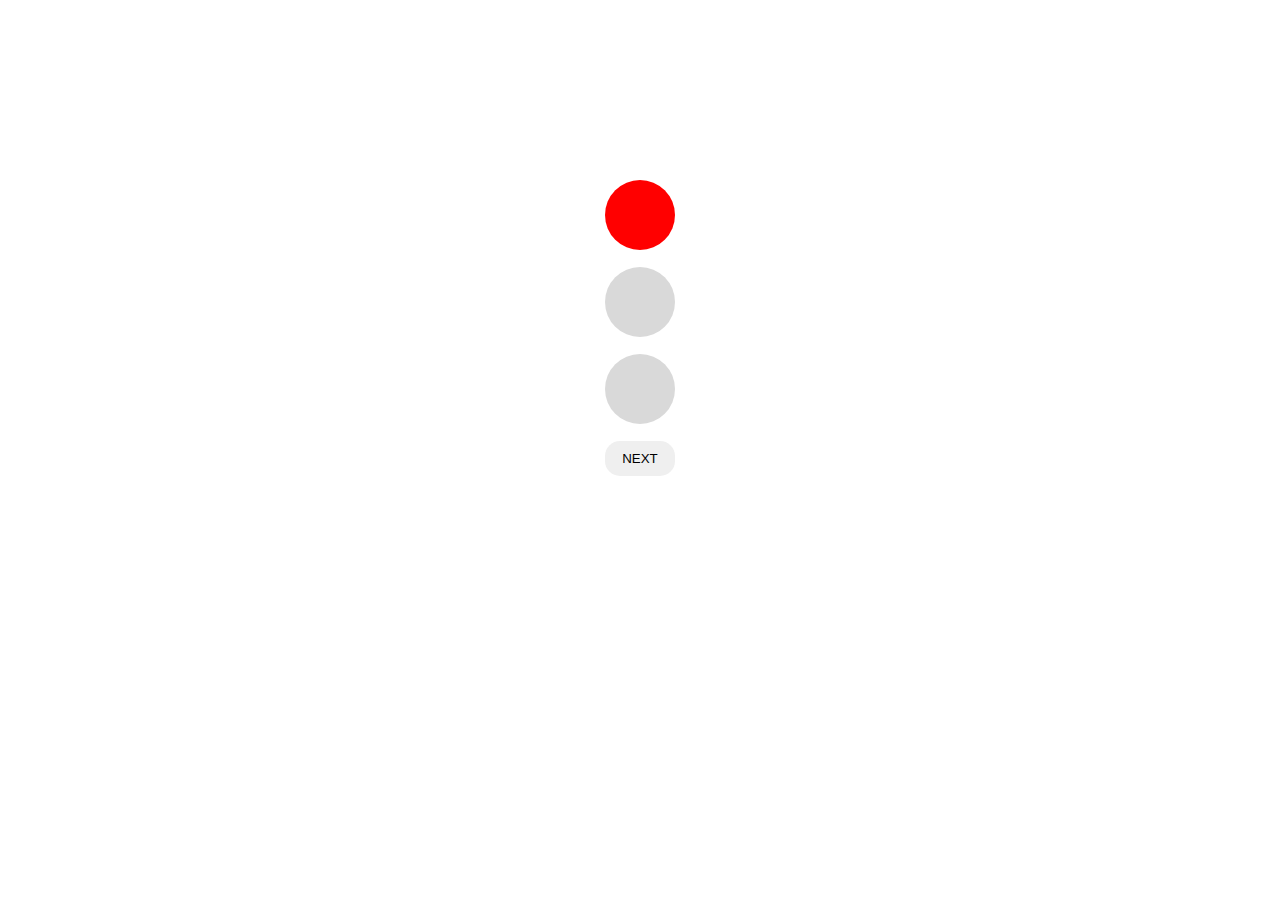
<file: traffic_light/index.html>
<!DOCTYPE html>
<html lang="en">
<head>
  <meta charset="UTF-8">
  <title>Traffic light</title>
  <link rel="stylesheet" href="styles/style.css">
</head>
<body>
  <ul>
    <li class="circle circle--red"></li>
    <li class="circle"></li>
    <li class="circle"></li>
  </ul>
  <button onclick="onClickNext()">NEXT</button>
</body>
<script src="scripts/script.js"></script>
</html>
</file>
<file: hw1(coffee)/styles.css>
@import url("https://fonts.googleapis.com/css2?family=Dosis:wght@600&family=Lato:wght@300&display=swap");
* {
  margin: 0;
  padding: 0;
  text-align: center;
}

body {
  background-color: #fdde7e;
}

ul {
  display: flex;
  justify-content: center;
  align-items: center;
  list-style: none;
  width: 100vw;
  height: 100vh;
}

.card {
  display: flex;
  justify-content: center;
  align-items: center;
  flex-direction: column;
  background-color: #fff;
  box-shadow: 0 2px 4px rgba(0, 0, 0, 0.25);
  border-radius: 3px;
  padding: 50px 74px 70px;
}
.card:not(:last-child) {
  margin-right: 30px;
}
.card--extraSize .card__img {
  margin: 30px 0 25px;
}
.card__price {
  font-family: "Dosis", sans-serif;
  font-style: normal;
  font-weight: 600;
  font-size: 70px;
  line-height: 88px;
  color: #02995b;
}
.card__img {
  margin: 15px 0;
}
.card__name {
  font-family: "Dosis", sans-serif;
  font-style: normal;
  font-weight: 600;
  font-size: 51px;
  line-height: 64px;
  color: #333333;
}
.card__text {
  width: 70%;
  font-family: "Lato", sans-serif;
  font-style: normal;
  font-weight: 300;
  font-size: 20px;
  line-height: 24px;
  color: #333333;
}

/*# sourceMappingURL=styles.css.map */
</file>
<file: hw2(namaste)/css/styles.css>
@import url("https://fonts.googleapis.com/css2?family=Montserrat:wght@600&family=PT+Sans&display=swap");
* {
  text-align: center;
  margin: 0;
  padding: 0;
  list-style: none;
}

.content {
  display: -webkit-box;
  display: -ms-flexbox;
  display: flex;
  -webkit-box-pack: center;
      -ms-flex-pack: center;
          justify-content: center;
  -webkit-box-align: center;
      -ms-flex-align: center;
          align-items: center;
  -webkit-box-orient: vertical;
  -webkit-box-direction: normal;
      -ms-flex-direction: column;
          flex-direction: column;
  height: 100vh;
  width: 100vw;
}

.header {
  display: -webkit-box;
  display: -ms-flexbox;
  display: flex;
  -webkit-box-pack: center;
      -ms-flex-pack: center;
          justify-content: center;
  -webkit-box-align: center;
      -ms-flex-align: center;
          align-items: center;
  -webkit-box-orient: vertical;
  -webkit-box-direction: normal;
      -ms-flex-direction: column;
          flex-direction: column;
  margin-bottom: 90px;
}

.header__question {
  font-family: 'Montserrat', sans-serif;
  font-style: normal;
  font-weight: 600;
  font-size: 12px;
  line-height: 15px;
  letter-spacing: 5px;
  text-transform: uppercase;
  color: #898F99;
}

.header__name {
  font-family: 'Montserrat', sans-serif;
  font-style: normal;
  font-weight: 600;
  font-size: 48px;
  line-height: 59px;
  letter-spacing: 5px;
  text-transform: uppercase;
  color: #0EC8CB;
  margin: 20px 0 30px;
}

.header__text {
  font-family: 'PT Sans';
  font-style: normal;
  font-weight: 400;
  font-size: 18px;
  line-height: 30px;
  text-align: center;
  text-transform: uppercase;
  color: #999999;
  width: 60%;
}

.card {
  display: -webkit-box;
  display: -ms-flexbox;
  display: flex;
  -webkit-box-pack: start;
      -ms-flex-pack: start;
          justify-content: flex-start;
  -webkit-box-align: center;
      -ms-flex-align: center;
          align-items: center;
  -webkit-box-orient: vertical;
  -webkit-box-direction: normal;
      -ms-flex-direction: column;
          flex-direction: column;
  -webkit-box-sizing: border-box;
          box-sizing: border-box;
  background: #F7F7F7;
  border: 1px solid #ECECEC;
}

.card:hover {
  background-color: #0EC8CB;
}

.card:hover .card__img path {
  fill: #fff;
}

.card:hover .card__header, .card:hover .card__text {
  color: #fff;
}

.card__img {
  min-width: 65px;
  min-height: 65px;
  margin: 55px 0 50px;
}

.card__header {
  font-family: 'Montserrat', sans-serif;
  font-style: normal;
  font-weight: 600;
  font-size: 21px;
  line-height: 30px;
  text-align: center;
  text-transform: uppercase;
  color: #1B1B1B;
  width: 87%;
}

.card__text {
  font-family: 'PT Sans', sans-serif;
  font-style: normal;
  font-weight: 400;
  font-size: 14px;
  line-height: 22px;
  text-align: center;
  color: #777777;
  width: 80%;
  margin: 30px 0 81px;
}

ul {
  display: -webkit-box;
  display: -ms-flexbox;
  display: flex;
  -webkit-box-pack: center;
      -ms-flex-pack: center;
          justify-content: center;
  -ms-flex-line-pack: center;
      align-content: center;
  width: 50%;
}
/*# sourceMappingURL=styles.css.map */
</file>
<file: hw3(services)/css/styles.css>
@import url("https://fonts.googleapis.com/css2?family=Source+Sans+Pro:wght@300;400&display=swap");
* {
  margin: 0;
  padding: 0;
  list-style: none;
}

ul {
  display: -webkit-box;
  display: -ms-flexbox;
  display: flex;
  -webkit-box-align: center;
      -ms-flex-align: center;
          align-items: center;
  -webkit-box-pack: center;
      -ms-flex-pack: center;
          justify-content: center;
  margin-top: 106px;
}

.item {
  display: -webkit-box;
  display: -ms-flexbox;
  display: flex;
  -webkit-box-align: center;
      -ms-flex-align: center;
          align-items: center;
  -webkit-box-pack: center;
      -ms-flex-pack: center;
          justify-content: center;
  -webkit-box-orient: vertical;
  -webkit-box-direction: normal;
      -ms-flex-direction: column;
          flex-direction: column;
  width: 244px;
}

.item:hover .item__img {
  background: #fff;
}

.item:hover .item__img path {
  fill: #1275B9;
}

.item:hover .item__text {
  color: #000;
}

.item:not(:last-child) {
  margin-right: 76px;
}

.item--tablet .item__img {
  padding: 16px 20px 20px;
}

.item--tablet .item__img svg {
  width: 22px;
}

.item__img {
  -webkit-box-sizing: border-box;
          box-sizing: border-box;
  background: #1275B9;
  border: 1px solid #1275B9;
  border-radius: 32px;
  padding: 18px;
  max-width: 64px;
  max-height: 64px;
}

.item__img path {
  fill: #fff;
}

.item__name {
  font-family: 'Source Sans Pro', sans-serif;
  font-style: normal;
  font-weight: 400;
  font-size: 14px;
  line-height: 18px;
  text-align: center;
  text-transform: uppercase;
  color: #000000;
  margin: 15px 0 10px;
}

.item__text {
  font-family: 'Source Sans Pro', sans-serif;
  font-style: normal;
  font-weight: 300;
  font-size: 14px;
  line-height: 18px;
  text-align: center;
  color: #9D9D9D;
}
/*# sourceMappingURL=styles.css.map */
</file>
<file: hw4(whoweare)/css/styles.css>
@import url("https://fonts.googleapis.com/css2?family=Lato:wght@300;700&display=swap");
* {
  text-align: center;
  margin: 0;
  padding: 0;
  list-style: none;
}

.content {
  display: -webkit-box;
  display: -ms-flexbox;
  display: flex;
  -webkit-box-pack: center;
      -ms-flex-pack: center;
          justify-content: center;
  -webkit-box-align: center;
      -ms-flex-align: center;
          align-items: center;
  -webkit-box-orient: vertical;
  -webkit-box-direction: normal;
      -ms-flex-direction: column;
          flex-direction: column;
  height: 100vh;
  width: 100vw;
}

.header {
  display: -webkit-box;
  display: -ms-flexbox;
  display: flex;
  -webkit-box-pack: center;
      -ms-flex-pack: center;
          justify-content: center;
  -webkit-box-align: center;
      -ms-flex-align: center;
          align-items: center;
  -webkit-box-orient: vertical;
  -webkit-box-direction: normal;
      -ms-flex-direction: column;
          flex-direction: column;
}

.header__name {
  font-family: 'Lato', sans-serif;
  font-style: normal;
  font-weight: 700;
  font-size: 34px;
  line-height: 41px;
  letter-spacing: 0.2em;
  text-transform: uppercase;
  margin-bottom: 10px;
  color: #3C3C3C;
}

.header__text {
  font-family: 'Lato', sans-serif;
  font-style: normal;
  font-weight: 300;
  font-size: 16px;
  line-height: 19.2px;
  text-align: center;
  color: #3C3C3C;
  margin: 30px 0 85px;
  width: 70%;
}

.header hr {
  width: 45px;
  height: 4px;
  background: #DDDBDB;
  border: none;
}

.card {
  display: -webkit-box;
  display: -ms-flexbox;
  display: flex;
  -webkit-box-pack: start;
      -ms-flex-pack: start;
          justify-content: flex-start;
  -webkit-box-align: start;
      -ms-flex-align: start;
          align-items: flex-start;
  -webkit-box-orient: vertical;
  -webkit-box-direction: normal;
      -ms-flex-direction: column;
          flex-direction: column;
}

.card:not(:last-child) {
  margin-right: 30px;
}

.card__container {
  position: relative;
}

.card__container__img {
  display: block;
  width: 100%;
  height: 100%;
  min-width: 269px;
}

.card__container__overlay {
  position: absolute;
  bottom: 0;
  left: 0;
  right: 0;
  background-color: #00AED9;
  overflow: hidden;
  width: 100%;
  height: 0;
  -webkit-transition: .5s ease;
  transition: .5s ease;
}

.card__container__overlay .list {
  width: 100%;
}

.card__container__overlay .list__social {
  width: 42px;
  height: 42px;
  background-color: rgba(255, 255, 255, 0.3);
  position: relative;
}

.card__container__overlay .list__social:not(:last-child) {
  margin-right: 4px;
}

.card__container__overlay .list__social__link {
  width: 100%;
  height: 100%;
  display: -webkit-box;
  display: -ms-flexbox;
  display: flex;
  -webkit-box-align: center;
      -ms-flex-align: center;
          align-items: center;
  -webkit-box-pack: center;
      -ms-flex-pack: center;
          justify-content: center;
}

.card__container__overlay .list__social:hover {
  background-color: rgba(255, 255, 255, 0.6);
}

.card__container:hover .card__container__overlay {
  height: 100%;
  width: 100%;
  display: -webkit-box;
  display: -ms-flexbox;
  display: flex;
  -webkit-box-align: center;
      -ms-flex-align: center;
          align-items: center;
  -webkit-box-pack: center;
      -ms-flex-pack: center;
          justify-content: center;
}

.card__header {
  font-family: 'Lato', sans-serif;
  font-style: normal;
  font-weight: 700;
  font-size: 18px;
  line-height: 22px;
  text-align: left;
  color: #282528;
  margin-top: 10px;
}

.card__text {
  font-family: 'Lato', sans-serif;
  font-style: normal;
  font-weight: 400;
  font-size: 14px;
  line-height: 17px;
  text-align: left;
  color: #777777;
}

ul {
  display: -webkit-box;
  display: -ms-flexbox;
  display: flex;
  -webkit-box-pack: center;
      -ms-flex-pack: center;
          justify-content: center;
  -ms-flex-line-pack: center;
      align-content: center;
  width: 50%;
}
/*# sourceMappingURL=styles.css.map */
</file>
<file: hw6(letsfly)/css/style.css>
@import url("https://fonts.googleapis.com/css2?family=Lato:wght@400;500;900&family=Lora:wght@700&family=Quicksand:wght@400;500;700&family=Roboto+Slab:wght@400;700&display=swap");
.about {
  display: -webkit-box;
  display: -ms-flexbox;
  display: flex;
  -webkit-box-pack: center;
      -ms-flex-pack: center;
          justify-content: center;
  -webkit-box-align: center;
      -ms-flex-align: center;
          align-items: center;
  z-index: 996;
  margin-top: 88vh;
  position: relative;
}

.about__container {
  display: -webkit-box;
  display: -ms-flexbox;
  display: flex;
  -webkit-box-pack: center;
      -ms-flex-pack: center;
          justify-content: center;
  -webkit-box-align: center;
      -ms-flex-align: center;
          align-items: center;
  -webkit-box-orient: vertical;
  -webkit-box-direction: normal;
      -ms-flex-direction: column;
          flex-direction: column;
  width: 85%;
  margin: 144px 0 124px;
}

.about__container__title {
  font-family: 'Roboto Slab', serif;
  font-style: normal;
  font-weight: 700;
  font-size: 56px;
  line-height: 74px;
  display: -webkit-box;
  display: -ms-flexbox;
  display: flex;
  -webkit-box-align: center;
      -ms-flex-align: center;
          align-items: center;
  text-transform: uppercase;
  color: #333333;
}

.about__container__text {
  font-family: 'Quicksand', sans-serif;
  font-style: normal;
  font-weight: 500;
  font-size: 20px;
  line-height: 32px;
  text-align: center;
  color: #333333;
  margin: 32px 280px 64px;
}

.about__container__list {
  display: -webkit-box;
  display: -ms-flexbox;
  display: flex;
  -webkit-box-pack: center;
      -ms-flex-pack: center;
          justify-content: center;
  -webkit-box-align: center;
      -ms-flex-align: center;
          align-items: center;
  -ms-flex-pack: distribute;
      justify-content: space-around;
  min-width: 100%;
}

.about__container__list-item {
  display: -webkit-box;
  display: -ms-flexbox;
  display: flex;
  -webkit-box-pack: center;
      -ms-flex-pack: center;
          justify-content: center;
  -webkit-box-align: center;
      -ms-flex-align: center;
          align-items: center;
  -webkit-box-orient: vertical;
  -webkit-box-direction: normal;
      -ms-flex-direction: column;
          flex-direction: column;
  width: 25%;
}

.about__container__list-item .list-item__graphic {
  display: -webkit-box;
  display: -ms-flexbox;
  display: flex;
  -webkit-box-pack: center;
      -ms-flex-pack: center;
          justify-content: center;
  -webkit-box-align: center;
      -ms-flex-align: center;
          align-items: center;
  -webkit-box-orient: vertical;
  -webkit-box-direction: normal;
      -ms-flex-direction: column;
          flex-direction: column;
  position: relative;
}

.about__container__list-item .list-item__graphic-digit {
  font-family: 'Roboto Slab', serif;
  font-style: normal;
  font-weight: 700;
  font-size: 144px;
  line-height: 190px;
  display: -webkit-box;
  display: -ms-flexbox;
  display: flex;
  -webkit-box-align: center;
      -ms-flex-align: center;
          align-items: center;
  text-transform: uppercase;
  color: #1ED400;
}

.about__container__list-item .list-item__graphic-img {
  position: absolute;
  top: 90px;
}

.about__container__list-item .list-item__text {
  font-family: 'Quicksand', sans-serif;
  font-style: normal;
  font-weight: 400;
  font-size: 40px;
  line-height: 32px;
  text-align: center;
  color: #333333;
  margin-top: 60px;
  width: 85%;
}

.about__container__list-item .list-item__text--special {
  width: 65%;
}

.city {
  display: -webkit-box;
  display: -ms-flexbox;
  display: flex;
  -webkit-box-pack: center;
      -ms-flex-pack: center;
          justify-content: center;
  -webkit-box-align: center;
      -ms-flex-align: center;
          align-items: center;
  -webkit-box-orient: vertical;
  -webkit-box-direction: normal;
      -ms-flex-direction: column;
          flex-direction: column;
  color: #ffffff;
  background-image: url("../img/barcelona.jpg");
  background-position: center;
  background-repeat: no-repeat;
}

.city__title {
  font-family: 'Roboto Slab', serif;
  font-style: normal;
  font-weight: 700;
  font-size: 56px;
  line-height: 74px;
  display: -webkit-box;
  display: -ms-flexbox;
  display: flex;
  -webkit-box-align: center;
      -ms-flex-align: center;
          align-items: center;
  text-transform: uppercase;
  margin-top: 56px;
}

.city__name {
  font-family: 'Roboto Slab', serif;
  font-style: normal;
  font-weight: 700;
  font-size: 144px;
  line-height: 144px;
  display: -webkit-box;
  display: -ms-flexbox;
  display: flex;
  -webkit-box-align: center;
      -ms-flex-align: center;
          align-items: center;
  text-transform: uppercase;
  margin: 16px 0;
}

.city__date {
  font-family: 'Quicksand', sans-serif;
  font-style: normal;
  font-weight: 500;
  font-size: 24px;
  line-height: 18px;
  display: -webkit-box;
  display: -ms-flexbox;
  display: flex;
  -webkit-box-align: center;
      -ms-flex-align: center;
          align-items: center;
  text-transform: uppercase;
}

.city__text {
  font-family: 'Quicksand', sans-serif;
  font-style: normal;
  font-weight: 400;
  font-size: 24px;
  line-height: 32px;
  text-align: center;
  margin: 32px 0 16px;
  width: 56%;
}

.city__hr {
  width: 300px;
  border-top: 3px solid #fff;
}

.city__promo {
  font-family: 'Quicksand', serif;
  font-style: normal;
  font-weight: 500;
  font-size: 28px;
  line-height: 32px;
  text-align: center;
  text-transform: uppercase;
  margin: 40px 0 24px;
}

.city__button {
  font-family: 'Quicksand', serif;
  font-style: normal;
  font-weight: 700;
  font-size: 16px;
  line-height: 19px;
  display: -webkit-box;
  display: -ms-flexbox;
  display: flex;
  -webkit-box-align: center;
      -ms-flex-align: center;
          align-items: center;
  text-transform: uppercase;
  color: #fff;
  background-color: #1ed400;
  padding: 21px 110px;
  margin-bottom: 106px;
  cursor: pointer;
}

.city__button:hover {
  background-color: rgba(30, 212, 0, 0.9);
}

.menu {
  display: -webkit-box;
  display: -ms-flexbox;
  display: flex;
  -webkit-box-pack: center;
      -ms-flex-pack: center;
          justify-content: center;
  -webkit-box-align: center;
      -ms-flex-align: center;
          align-items: center;
}

.menu__list {
  display: -webkit-box;
  display: -ms-flexbox;
  display: flex;
  -webkit-box-pack: center;
      -ms-flex-pack: center;
          justify-content: center;
  -webkit-box-align: center;
      -ms-flex-align: center;
          align-items: center;
}

.menu__list-item {
  font-family: 'Lato';
  font-style: normal;
  font-weight: 500;
  font-size: 22px;
  line-height: 26px;
  margin-right: 56px;
  cursor: pointer;
}

.languageSelector {
  display: -webkit-box;
  display: -ms-flexbox;
  display: flex;
  -webkit-box-pack: center;
      -ms-flex-pack: center;
          justify-content: center;
  -webkit-box-align: center;
      -ms-flex-align: center;
          align-items: center;
}

.languageSelector__flag {
  display: -webkit-box;
  display: -ms-flexbox;
  display: flex;
  -webkit-box-pack: center;
      -ms-flex-pack: center;
          justify-content: center;
  -webkit-box-align: center;
      -ms-flex-align: center;
          align-items: center;
}

.languageSelector i {
  font-size: 10px;
}

.social {
  display: -webkit-box;
  display: -ms-flexbox;
  display: flex;
  -webkit-box-pack: center;
      -ms-flex-pack: center;
          justify-content: center;
  -webkit-box-align: center;
      -ms-flex-align: center;
          align-items: center;
}

.social__list-item {
  cursor: pointer;
}

.social__list-item--twitter:hover a {
  color: #1DA1F2;
}

.social__list-item--facebook:hover a {
  color: #4267B2;
}

.social__list-item--vk:hover a {
  color: #4C75A3;
}

.social__list-item--youtube:hover a {
  color: #FF0000;
}

.social__list-item:not(:last-child) {
  margin-right: 38px;
}

.social__list-item a {
  font-size: 24px;
}

.footer {
  z-index: 9911;
  bottom: 0;
  display: -webkit-box;
  display: -ms-flexbox;
  display: flex;
  -ms-flex-pack: distribute;
      justify-content: space-around;
  -webkit-box-align: center;
      -ms-flex-align: center;
          align-items: center;
  background-image: url("../img/imgMountains 1.png");
  background-position: center;
  padding: 25px 0;
  color: #000;
}

.footer__logo {
  font-family: 'Roboto Slab', serif;
  font-style: normal;
  font-weight: 700;
  font-size: 32px;
  line-height: 32px;
  margin: 32px;
}

.footer__main {
  display: -webkit-box;
  display: -ms-flexbox;
  display: flex;
  -webkit-box-pack: center;
      -ms-flex-pack: center;
          justify-content: center;
  -webkit-box-align: center;
      -ms-flex-align: center;
          align-items: center;
}

.footer__socials {
  display: -webkit-box;
  display: -ms-flexbox;
  display: flex;
  -webkit-box-pack: center;
      -ms-flex-pack: center;
          justify-content: center;
  -webkit-box-align: center;
      -ms-flex-align: center;
          align-items: center;
}

.footer a {
  color: #000;
}

.grettings {
  display: -webkit-box;
  display: -ms-flexbox;
  display: flex;
  -webkit-box-pack: center;
      -ms-flex-pack: center;
          justify-content: center;
  -webkit-box-align: center;
      -ms-flex-align: center;
          align-items: center;
  position: absolute;
  z-index: 1;
  top: 0;
  color: #fff;
  background-image: url("../img/derek-thomson-TWoL-QCZubY-unsplash 4.jpg");
  background-position: center;
  background-repeat: no-repeat;
  min-width: 100%;
  min-height: 100vh;
}

.grettings__container {
  display: -webkit-box;
  display: -ms-flexbox;
  display: flex;
  -webkit-box-pack: center;
      -ms-flex-pack: center;
          justify-content: center;
  -webkit-box-align: center;
      -ms-flex-align: center;
          align-items: center;
  -webkit-box-orient: vertical;
  -webkit-box-direction: normal;
      -ms-flex-direction: column;
          flex-direction: column;
  width: 70%;
  background-color: rgba(0, 0, 0, 0.85);
  margin-top: 296px;
}

.grettings__container-title {
  font-family: 'Lora', serif;
  font-style: normal;
  font-weight: 700;
  font-size: 84px;
  line-height: 100px;
  text-align: center;
  text-transform: uppercase;
  margin-top: 24px;
}

.grettings__container-subtitle {
  font-family: 'Lato', sans-serif;
  font-style: normal;
  font-weight: 400;
  font-size: 24px;
  line-height: 29px;
  margin: 32px 0;
}

.grettings__container-button {
  font-family: 'Lato';
  font-style: normal;
  font-weight: 900;
  font-size: 16px;
  line-height: 19px;
  display: -webkit-box;
  display: -ms-flexbox;
  display: flex;
  -webkit-box-align: center;
      -ms-flex-align: center;
          align-items: center;
  text-transform: uppercase;
  color: #fff;
  background-color: #1ed400;
  padding: 21px 110px;
  margin-bottom: 48px;
  cursor: pointer;
}

.grettings__container-button:hover {
  background-color: rgba(30, 212, 0, 0.9);
}

.menu {
  display: -webkit-box;
  display: -ms-flexbox;
  display: flex;
  -webkit-box-pack: center;
      -ms-flex-pack: center;
          justify-content: center;
  -webkit-box-align: center;
      -ms-flex-align: center;
          align-items: center;
}

.menu__list {
  display: -webkit-box;
  display: -ms-flexbox;
  display: flex;
  -webkit-box-pack: center;
      -ms-flex-pack: center;
          justify-content: center;
  -webkit-box-align: center;
      -ms-flex-align: center;
          align-items: center;
}

.menu__list-item {
  font-family: 'Lato';
  font-style: normal;
  font-weight: 500;
  font-size: 22px;
  line-height: 26px;
  margin-right: 56px;
  cursor: pointer;
}

.languageSelector {
  display: -webkit-box;
  display: -ms-flexbox;
  display: flex;
  -webkit-box-pack: center;
      -ms-flex-pack: center;
          justify-content: center;
  -webkit-box-align: center;
      -ms-flex-align: center;
          align-items: center;
}

.languageSelector__flag {
  display: -webkit-box;
  display: -ms-flexbox;
  display: flex;
  -webkit-box-pack: center;
      -ms-flex-pack: center;
          justify-content: center;
  -webkit-box-align: center;
      -ms-flex-align: center;
          align-items: center;
}

.languageSelector i {
  font-size: 10px;
}

.social {
  display: -webkit-box;
  display: -ms-flexbox;
  display: flex;
  -webkit-box-pack: center;
      -ms-flex-pack: center;
          justify-content: center;
  -webkit-box-align: center;
      -ms-flex-align: center;
          align-items: center;
}

.social__list-item {
  cursor: pointer;
}

.social__list-item--twitter:hover a {
  color: #1DA1F2;
}

.social__list-item--facebook:hover a {
  color: #4267B2;
}

.social__list-item--vk:hover a {
  color: #4C75A3;
}

.social__list-item--youtube:hover a {
  color: #FF0000;
}

.social__list-item:not(:last-child) {
  margin-right: 38px;
}

.social__list-item a {
  font-size: 24px;
}

.header {
  position: -webkit-sticky;
  position: sticky;
  z-index: 999;
  top: 0;
  display: -webkit-box;
  display: -ms-flexbox;
  display: flex;
  -ms-flex-pack: distribute;
      justify-content: space-around;
  -webkit-box-align: center;
      -ms-flex-align: center;
          align-items: center;
  background-color: rgba(0, 0, 0, 0.85);
  color: #fff;
}

.header__logo {
  font-family: 'Roboto Slab', serif;
  font-style: normal;
  font-weight: 700;
  font-size: 32px;
  line-height: 32px;
  margin: 32px;
}

.header__main {
  display: -webkit-box;
  display: -ms-flexbox;
  display: flex;
  -webkit-box-pack: center;
      -ms-flex-pack: center;
          justify-content: center;
  -webkit-box-align: center;
      -ms-flex-align: center;
          align-items: center;
}

.header__socials {
  display: -webkit-box;
  display: -ms-flexbox;
  display: flex;
  -webkit-box-pack: center;
      -ms-flex-pack: center;
          justify-content: center;
  -webkit-box-align: center;
      -ms-flex-align: center;
          align-items: center;
}

.header a {
  color: #fff;
}

.promo {
  display: -webkit-box;
  display: -ms-flexbox;
  display: flex;
  -webkit-box-pack: center;
      -ms-flex-pack: center;
          justify-content: center;
  -webkit-box-align: center;
      -ms-flex-align: center;
          align-items: center;
  -webkit-box-orient: vertical;
  -webkit-box-direction: normal;
      -ms-flex-direction: column;
          flex-direction: column;
}

.promo__title {
  font-family: 'Roboto Slab';
  font-style: normal;
  font-weight: 700;
  font-size: 56px;
  line-height: 74px;
  display: -webkit-box;
  display: -ms-flexbox;
  display: flex;
  -webkit-box-align: center;
      -ms-flex-align: center;
          align-items: center;
  text-transform: uppercase;
  color: #333;
  margin-top: 124px;
}

.promo__list {
  display: -webkit-box;
  display: -ms-flexbox;
  display: flex;
  -webkit-box-pack: center;
      -ms-flex-pack: center;
          justify-content: center;
  -webkit-box-align: center;
      -ms-flex-align: center;
          align-items: center;
  margin: 40px 0 50px;
}

.promo__list .list-item {
  position: relative;
}

.promo__list .list-item__text {
  position: absolute;
  left: 0;
  top: 10px;
  background: rgba(0, 0, 0, 0.85);
  color: #fff;
  font-family: 'Roboto Slab', serif;
  font-style: normal;
  font-weight: 400;
  font-size: 18px;
  line-height: 18px;
  display: -webkit-box;
  display: -ms-flexbox;
  display: flex;
  -webkit-box-align: center;
      -ms-flex-align: center;
          align-items: center;
  padding: 5px 8px;
}

.promo__list .list-item:not(:last-child) {
  margin-right: 40px;
}

.promo__button {
  font-family: 'Quicksand', serif;
  font-style: normal;
  font-weight: 700;
  font-size: 20px;
  line-height: 18px;
  display: -webkit-box;
  display: -ms-flexbox;
  display: flex;
  -webkit-box-align: center;
      -ms-flex-align: center;
          align-items: center;
  text-transform: uppercase;
  color: #fff;
  background-color: #1ed400;
  padding: 21px 110px;
  cursor: pointer;
}

.promo__button:hover {
  background-color: rgba(30, 212, 0, 0.9);
}

.promo__text {
  font-family: 'Quicksand', serif;
  font-style: normal;
  font-weight: 500;
  font-size: 14px;
  line-height: 18px;
  display: -webkit-box;
  display: -ms-flexbox;
  display: flex;
  -webkit-box-align: center;
      -ms-flex-align: center;
          align-items: center;
  text-align: center;
  margin: 8px 0;
}

.promo__img {
  margin-bottom: 72px;
}

.stories {
  display: -webkit-box;
  display: -ms-flexbox;
  display: flex;
  -webkit-box-pack: center;
      -ms-flex-pack: center;
          justify-content: center;
  -webkit-box-align: center;
      -ms-flex-align: center;
          align-items: center;
  -webkit-box-orient: vertical;
  -webkit-box-direction: normal;
      -ms-flex-direction: column;
          flex-direction: column;
  background-color: rgba(30, 212, 0, 0.4);
  background-image: url("../img/fishes.png");
  background-position: center;
  background-repeat: no-repeat;
  color: #fff;
}

.stories__title {
  font-family: 'Roboto Slab', serif;
  font-style: normal;
  font-weight: 700;
  font-size: 56px;
  line-height: 74px;
  display: -webkit-box;
  display: -ms-flexbox;
  display: flex;
  -webkit-box-align: center;
      -ms-flex-align: center;
          align-items: center;
  text-transform: uppercase;
  margin: 48px 0 32px;
}

.stories__list {
  display: -webkit-box;
  display: -ms-flexbox;
  display: flex;
  -webkit-box-pack: center;
      -ms-flex-pack: center;
          justify-content: center;
  -webkit-box-align: center;
      -ms-flex-align: center;
          align-items: center;
  margin-bottom: 64px;
}

.stories__list .list-item {
  position: relative;
}

.stories__list .list-item__text {
  position: absolute;
  left: 8px;
  top: 12px;
  background: rgba(0, 0, 0, 0.85);
  font-family: 'Lato', sans-serif;
  font-style: normal;
  font-weight: 500;
  font-size: 14px;
  line-height: 17px;
  padding: 4px 8px;
}

.stories__list .list-item__play {
  position: absolute;
  top: 43%;
  left: 48%;
}

.stories__list .list-item:not(:last-child) {
  margin-right: 112px;
}

@font-face {
  font-family: 'icomoon';
  src: url("../fonts/icomoon.eot");
  src: url("../fonts/icomoon.eot#iefix") format("embedded-opentype"), url("../fonts/icomoon.ttf") format("truetype"), url("../fonts/icomoon.woff") format("woff"), url("../fonts/icomoon.svg") format("svg");
  font-weight: normal;
  font-style: normal;
  font-display: block;
}

[class^="icon-"], [class*=" icon-"] {
  font-family: 'icomoon' !important;
  font-style: normal;
  font-weight: normal;
  font-variant: normal;
  text-transform: none;
  line-height: 1;
  -webkit-font-smoothing: antialiased;
  -moz-osx-font-smoothing: grayscale;
}

* {
  list-style: none;
  text-decoration: none;
  margin: 0;
  padding: 0;
  outline: none;
  border: none;
}

.content {
  position: relative;
}
/*# sourceMappingURL=style.css.map */
</file>
<file: hw7(accordion)/css/style.css>
@import url("https://fonts.googleapis.com/css2?family=Raleway:wght@400;700&display=swap");
* {
  list-style: none;
  text-decoration: none;
  margin: 0;
  padding: 0;
  outline: none;
  border: none;
}

body {
  background-color: #F6704B;
}

.content {
  display: -webkit-box;
  display: -ms-flexbox;
  display: flex;
  -ms-flex-line-pack: center;
      align-content: center;
  -webkit-box-pack: center;
      -ms-flex-pack: center;
          justify-content: center;
  height: 100vh;
}

.list {
  display: -webkit-box;
  display: -ms-flexbox;
  display: flex;
  -webkit-box-pack: center;
      -ms-flex-pack: center;
          justify-content: center;
  -webkit-box-align: center;
      -ms-flex-align: center;
          align-items: center;
  -webkit-box-orient: vertical;
  -webkit-box-direction: normal;
      -ms-flex-direction: column;
          flex-direction: column;
  position: relative;
}

.list-item {
  min-width: 380px;
  max-width: 380px;
  max-height: 380px;
  position: relative;
}

.list-item:hover .list-item__text {
  display: -webkit-box;
  display: -ms-flexbox;
  display: flex;
  max-height: 100%;
  overflow: visible;
  -webkit-transition: all .5s ease-in-out;
  transition: all .5s ease-in-out;
}

.list-item--color1 {
  background-color: #620808;
  color: #FFE9C1;
}

.list-item--color2 {
  background-color: #A53F3F;
  color: #F4CE74;
}

.list-item--color3 {
  background-color: #F4CE74;
  color: #620808;
}

.list-item--color4 {
  background-color: #FFE9C1;
  color: #A53F3F;
}

.list-item--color5 {
  background-color: #D5441C;
  color: #FFE9C1;
}

.list-item__button {
  display: -webkit-box;
  display: -ms-flexbox;
  display: flex;
  -webkit-box-pack: start;
      -ms-flex-pack: start;
          justify-content: flex-start;
  -webkit-box-align: center;
      -ms-flex-align: center;
          align-items: center;
}

.list-item__button__img {
  margin: 26px 24px 26px 22px;
}

.list-item__button__name {
  font-family: 'Raleway', sans-serif;
  font-style: normal;
  font-weight: 700;
  font-size: 24px;
  line-height: 28px;
}

.list-item__text {
  display: none;
  -webkit-box-shadow: inset 0px 0px 6px rgba(0, 0, 0, 0.25);
          box-shadow: inset 0px 0px 6px rgba(0, 0, 0, 0.25);
  font-family: 'Raleway';
  font-style: normal;
  font-weight: 400;
  font-size: 17px;
  line-height: 28px;
  padding: 24px;
  max-height: 0px;
  -webkit-transition: max-height 1s ease-out;
  transition: max-height 1s ease-out;
  overflow: hidden;
}
/*# sourceMappingURL=style.css.map */
</file>
<file: traffic_light/styles/style.css>
* {
  list-style: none;
  text-decoration: none;
  margin: 0;
  padding: 0;
  outline: none;
  border: none;
}

body {
  display: -webkit-box;
  display: -ms-flexbox;
  display: flex;
  -webkit-box-pack: center;
      -ms-flex-pack: center;
          justify-content: center;
  -webkit-box-align: center;
      -ms-flex-align: center;
          align-items: center;
  -webkit-box-orient: vertical;
  -webkit-box-direction: normal;
      -ms-flex-direction: column;
          flex-direction: column;
}

ul {
  display: -webkit-box;
  display: -ms-flexbox;
  display: flex;
  -webkit-box-pack: center;
      -ms-flex-pack: center;
          justify-content: center;
  -webkit-box-align: center;
      -ms-flex-align: center;
          align-items: center;
  -webkit-box-orient: vertical;
  -webkit-box-direction: normal;
      -ms-flex-direction: column;
          flex-direction: column;
  margin-top: 20vh;
}

ul .circle {
  background: #D9D9D9;
  width: 70px;
  height: 70px;
  border-radius: 35px;
  margin-bottom: 17px;
}

ul .circle--red {
  background: #FF0000;
}

ul .circle--yellow {
  background: #FAFF00;
}

ul .circle--green {
  background: #14FF00;
}

button {
  width: 70px;
  height: 35px;
  border-radius: 15px;
  cursor: pointer;
}
/*# sourceMappingURL=style.css.map */
</file>
